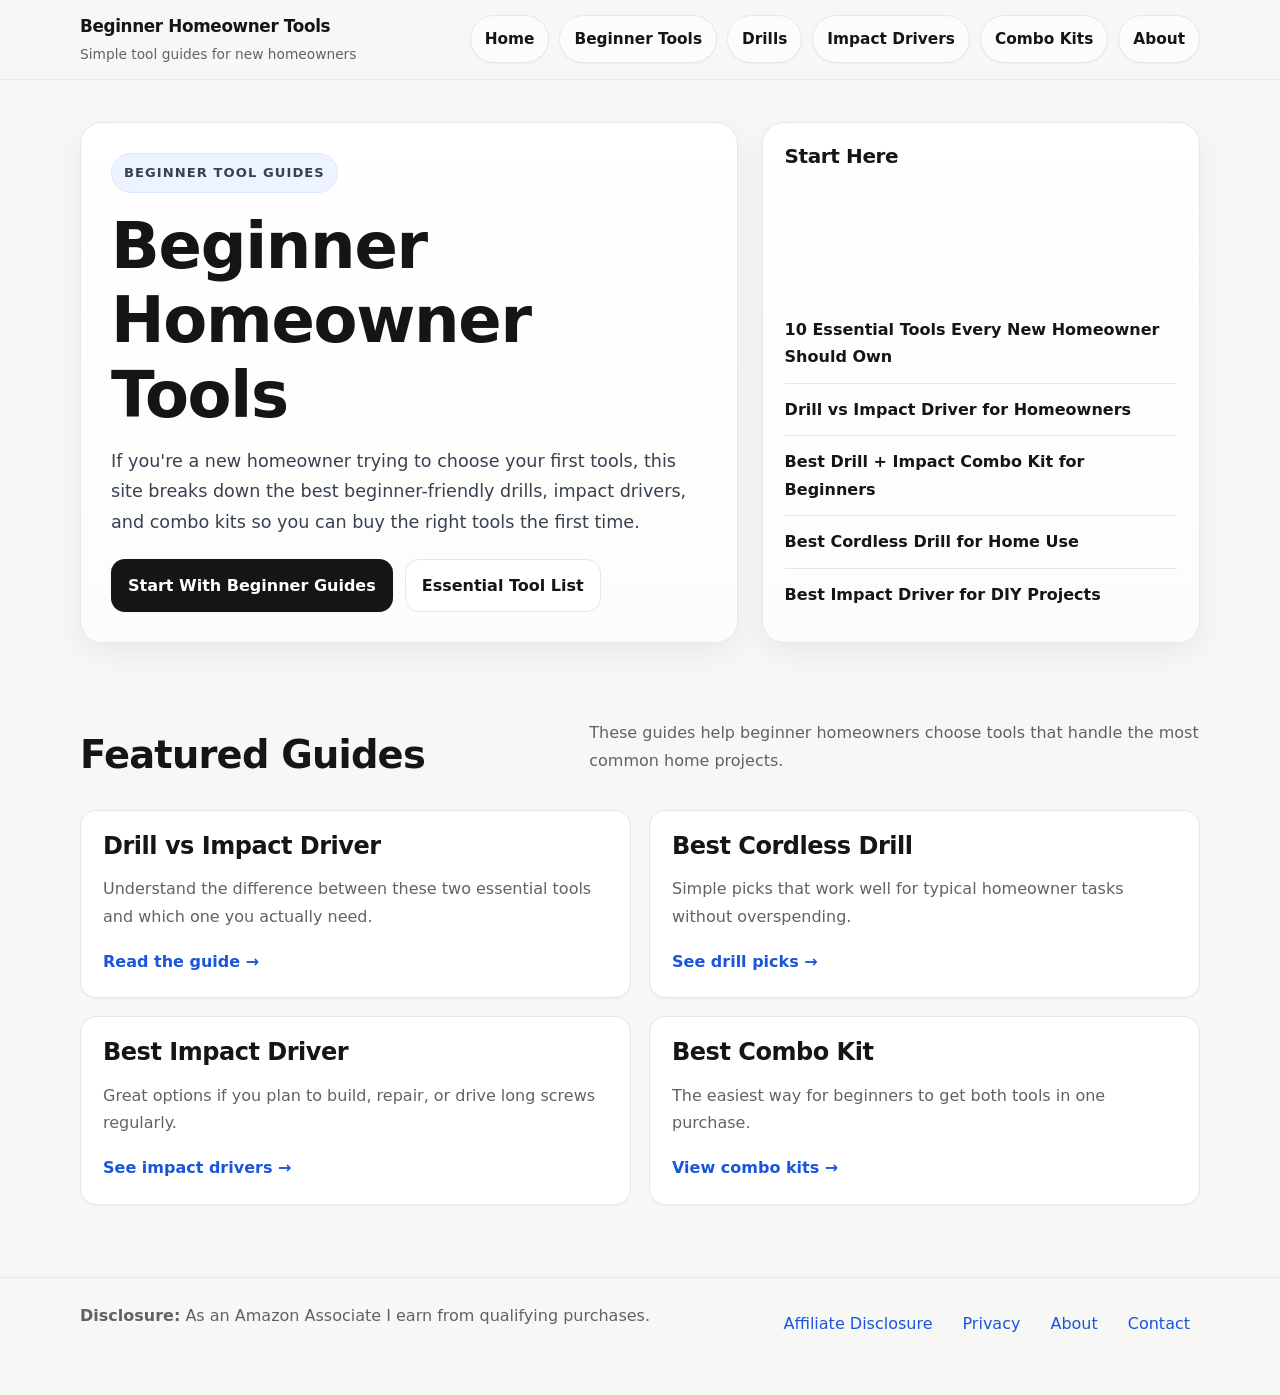
<file: index.html>
<!doctype html>
<html lang="en">

<head>
<meta charset="utf-8">
<meta name="viewport" content="width=device-width,initial-scale=1">

<title>Beginner Homeowner Tools</title>

<meta name="description" content="Beginner-friendly guides to help new homeowners choose the right tools without wasting money.">

<link rel="stylesheet" href="/styles.css">

</head>

<body>

<div class="progress-bar" data-progress-bar></div>

<header class="site-header">
<div class="container site-header-inner">

<div class="brand">
<a href="/">Beginner Homeowner Tools</a>
<span class="brand-subtitle">Simple tool guides for new homeowners</span>
</div>

<button class="nav-toggle" data-nav-toggle aria-expanded="false">
Menu
</button>

<nav class="site-nav" data-site-nav>
<a href="/">Home</a>
<a href="/beginner-tools.html">Beginner Tools</a>
<a href="/drills.html">Drills</a>
<a href="/impact-drivers.html">Impact Drivers</a>
<a href="/combo-kits.html">Combo Kits</a>
<a href="/about.html">About</a>
</nav>

</div>
</header>

<main>

<section class="hero">
<div class="container hero-grid">

<div class="hero-main">

<div class="eyebrow">
Beginner Tool Guides
</div>

<h1>Beginner Homeowner Tools</h1>

<p class="hero-subtext">
If you're a new homeowner trying to choose your first tools, this site breaks down the best beginner-friendly drills, impact drivers, and combo kits so you can buy the right tools the first time.
</p>

<div class="hero-actions">
<a class="button" href="/beginner-tools.html">Start With Beginner Guides</a>
<a class="button-secondary" href="/essential-tools-new-homeowners.html">Essential Tool List</a>
</div>

</div>

<div class="hero-side">

<h2>Start Here</h2>

<ul class="mini-list">

<li>
<a href="/essential-tools-new-homeowners.html">
10 Essential Tools Every New Homeowner Should Own
</a>
</li>

<li>
<a href="/drill-vs-impact-driver.html">
Drill vs Impact Driver for Homeowners
</a>
</li>

<li>
<a href="/best-drill-impact-combo-kit-beginners.html">
Best Drill + Impact Combo Kit for Beginners
</a>
</li>

<li>
<a href="/best-cordless-drill-home-use.html">
Best Cordless Drill for Home Use
</a>
</li>

<li>
<a href="/best-impact-driver-diy-projects.html">
Best Impact Driver for DIY Projects
</a>
</li>

</ul>

</div>

</div>
</section>

<section class="page-section">
<div class="container">

<div class="section-header">
<h2>Featured Guides</h2>
<p class="muted">
These guides help beginner homeowners choose tools that handle the most common home projects.
</p>
</div>

<div class="card-grid">

<div class="card">
<h3>Drill vs Impact Driver</h3>
<p>
Understand the difference between these two essential tools and which one you actually need.
</p>
<a class="card-link" href="/drill-vs-impact-driver.html">
Read the guide →
</a>
</div>

<div class="card">
<h3>Best Cordless Drill</h3>
<p>
Simple picks that work well for typical homeowner tasks without overspending.
</p>
<a class="card-link" href="/best-cordless-drill-home-use.html">
See drill picks →
</a>
</div>

<div class="card">
<h3>Best Impact Driver</h3>
<p>
Great options if you plan to build, repair, or drive long screws regularly.
</p>
<a class="card-link" href="/best-impact-driver-diy-projects.html">
See impact drivers →
</a>
</div>

<div class="card">
<h3>Best Combo Kit</h3>
<p>
The easiest way for beginners to get both tools in one purchase.
</p>
<a class="card-link" href="/best-drill-impact-combo-kit-beginners.html">
View combo kits →
</a>
</div>

</div>

</div>
</section>

</main>

<footer class="site-footer">

<div class="container site-footer-grid">

<div>

<strong>Disclosure:</strong>  
As an Amazon Associate I earn from qualifying purchases.

</div>

<div class="footer-links">

<a href="/affiliate-disclosure.html">Affiliate Disclosure</a>

<a href="/privacy.html">Privacy</a>

<a href="/about.html">About</a>

<a href="/contact.html">Contact</a>

</div>

</div>

</footer>

<button class="back-to-top" data-back-to-top>
↑
</button>

<script src="/script.js"></script>

</body>
</html>
</file>
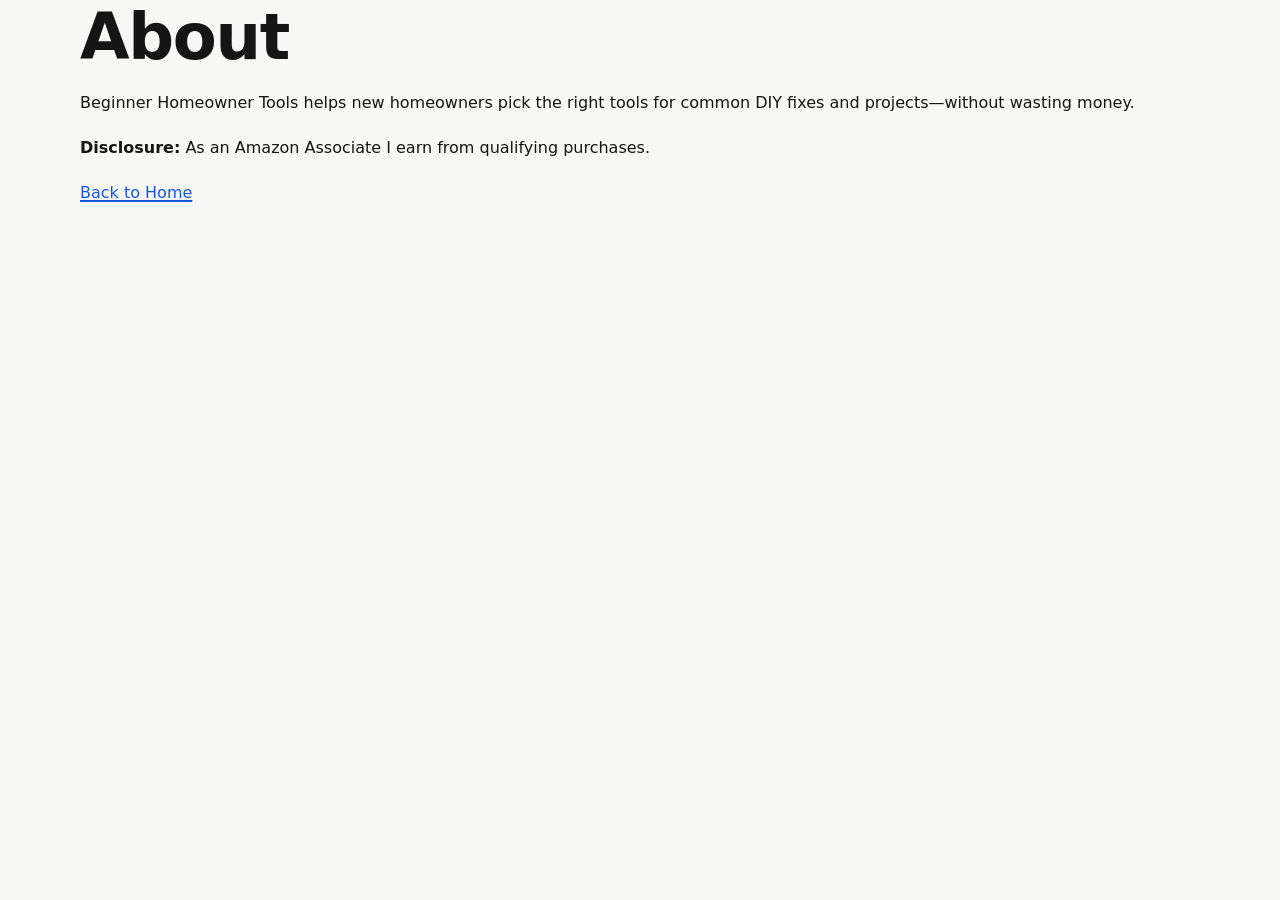
<file: about.html>
<!doctype html>
<html lang="en">
<head><link rel="stylesheet" href="/styles.css">
<meta charset="utf-8" /><meta name="viewport" content="width=device-width,initial-scale=1" />
<title>About</title></head>
<body>
  <div class="container">
  <h1>About</h1>
  <p>Beginner Homeowner Tools helps new homeowners pick the right tools for common DIY fixes and projects—without wasting money.</p>
  <p><strong>Disclosure:</strong> As an Amazon Associate I earn from qualifying purchases.</p>
  <p><a href="/">Back to Home</a></p>
  </div>
</body>

</html>
</file>
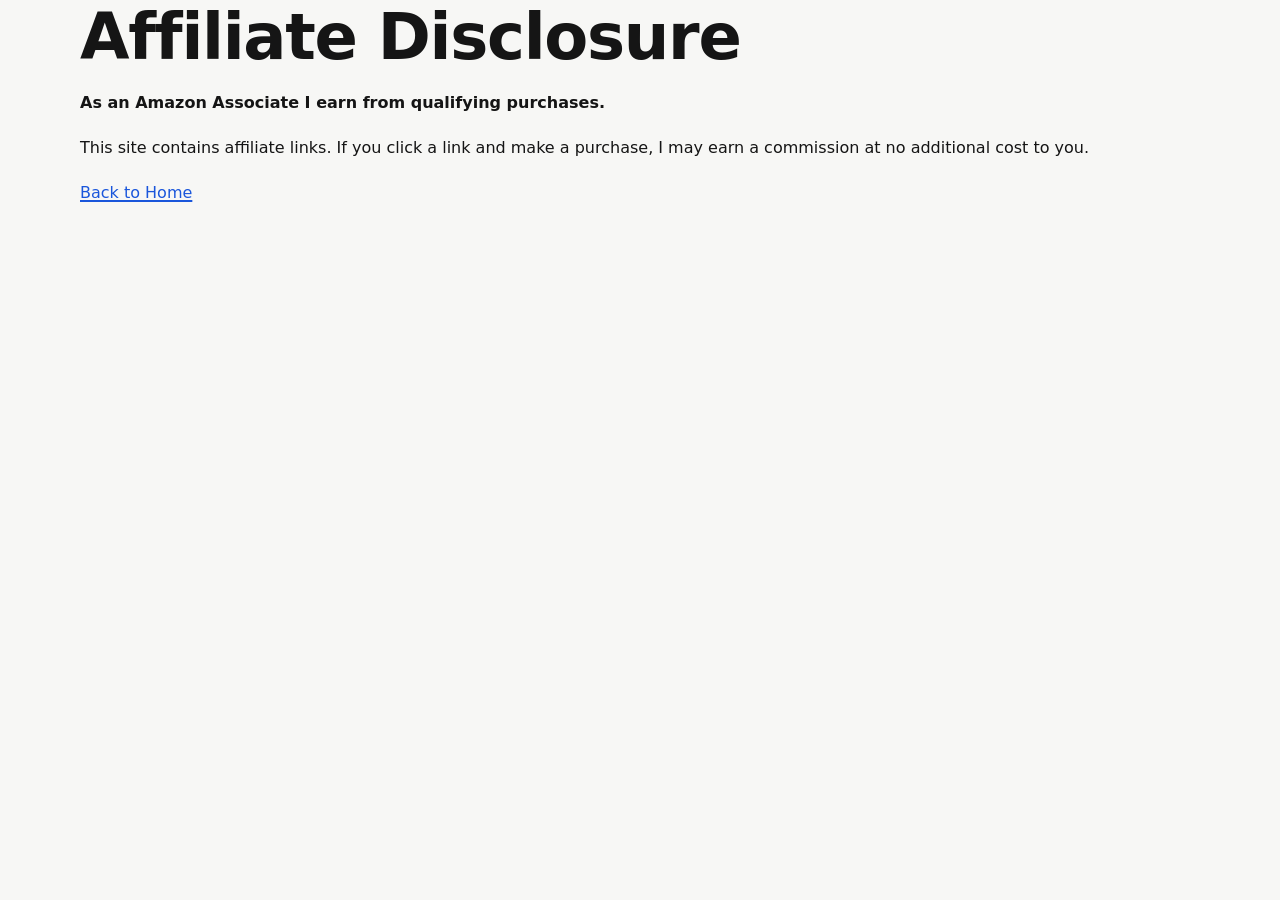
<file: affiliate-disclosure.html>
<!doctype html>
<html lang="en">
<head>
  <link rel="stylesheet" href="/styles.css">
  <meta charset="utf-8" />
  <meta name="viewport" content="width=device-width,initial-scale=1" />
  <title>Affiliate Disclosure</title>
</head>
<body>
  <div class="container">
  <h1>Affiliate Disclosure</h1>
  <p><strong>As an Amazon Associate I earn from qualifying purchases.</strong></p>
  <p>This site contains affiliate links. If you click a link and make a purchase, I may earn a commission at no additional cost to you.</p>
  <p><a href="/">Back to Home</a></p>
  </div>
</body>

</html>
</file>
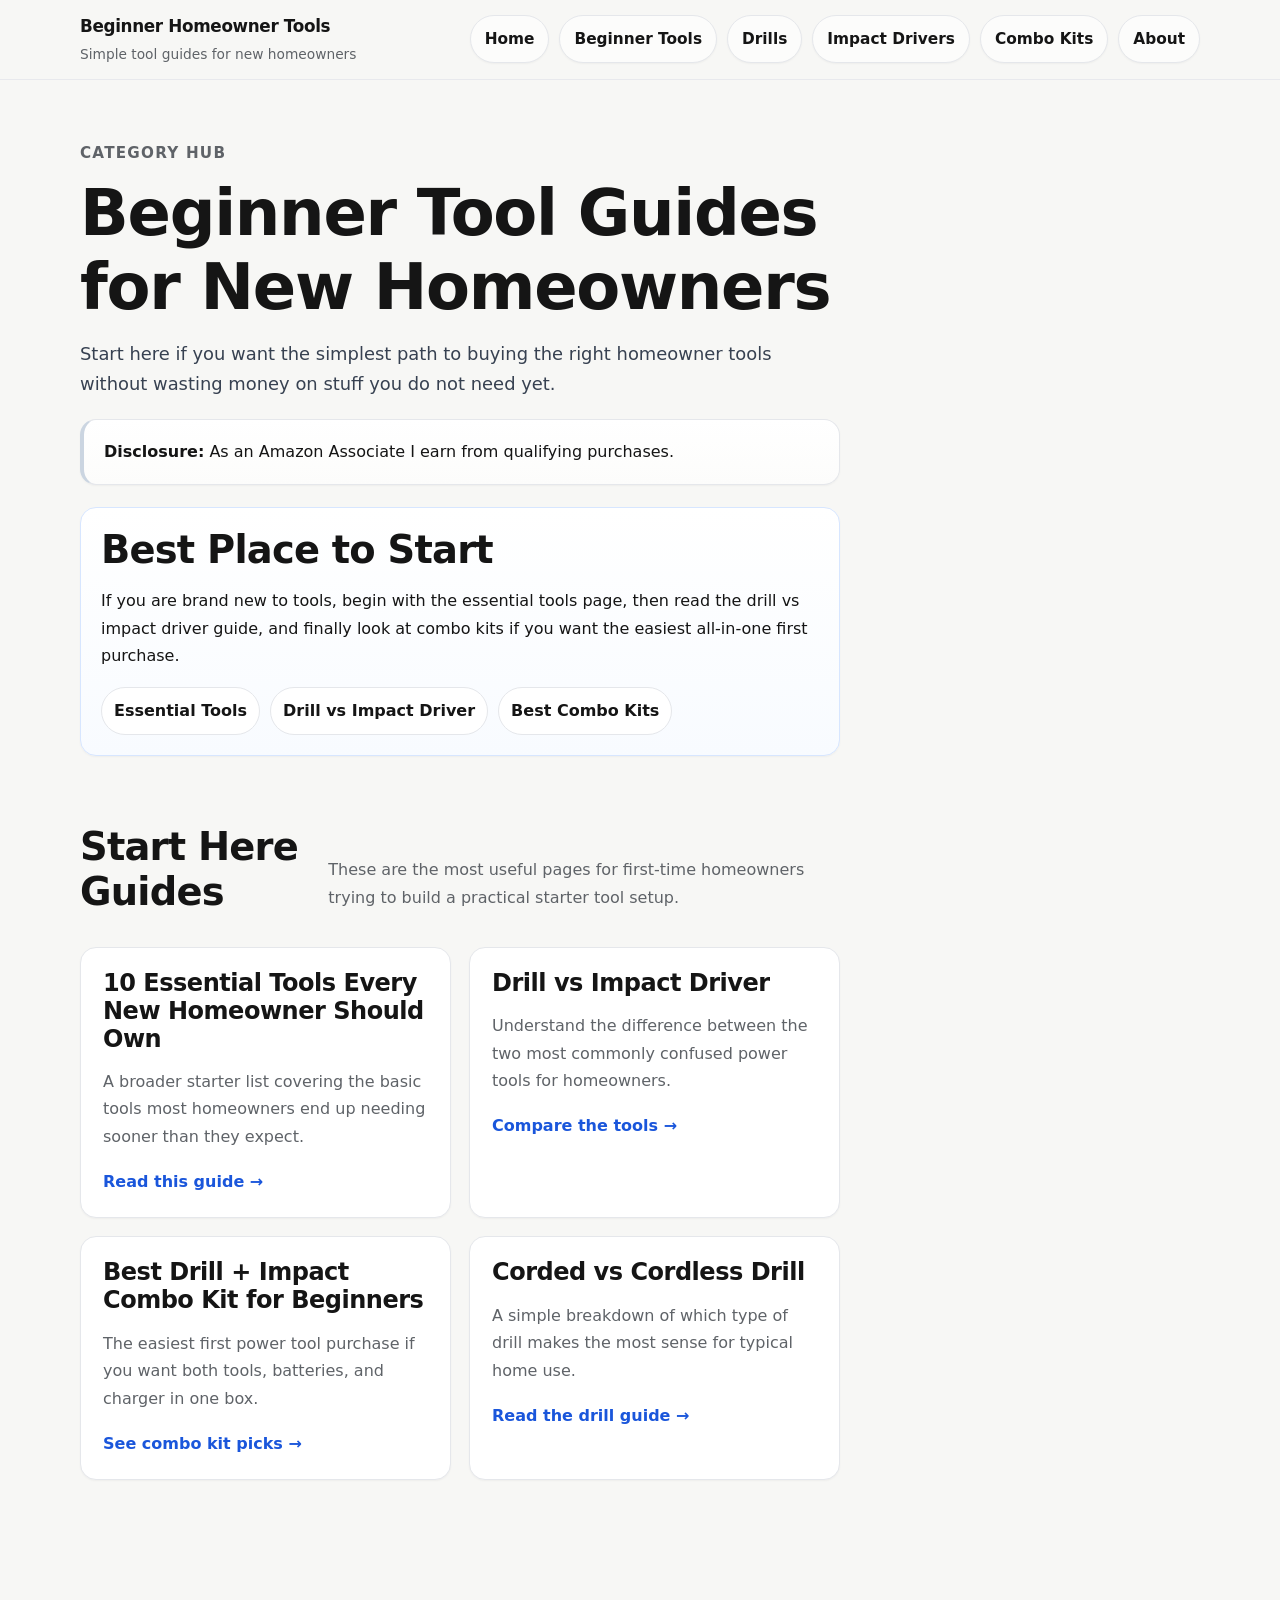
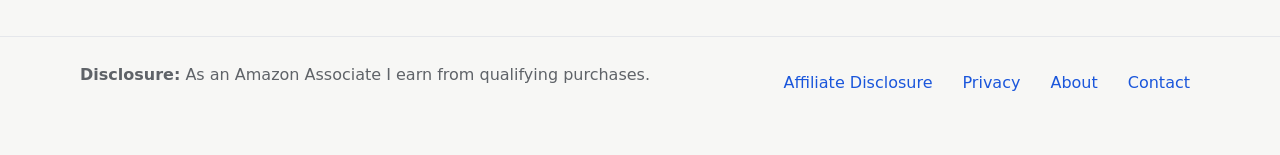
<file: beginner-tools.html>
<!doctype html>
<html lang="en">

<head>
<meta charset="utf-8">
<meta name="viewport" content="width=device-width,initial-scale=1">

<title>Beginner Tool Guides for New Homeowners</title>
<meta name="description" content="Simple beginner tool guides for new homeowners: what to buy first, what to skip, and how to choose the right tools.">

<link rel="stylesheet" href="/styles.css">
</head>

<body>

<div class="progress-bar" data-progress-bar></div>

<header class="site-header">
  <div class="container site-header-inner">

    <div class="brand">
      <a href="/">Beginner Homeowner Tools</a>
      <span class="brand-subtitle">Simple tool guides for new homeowners</span>
    </div>

    <button class="nav-toggle" data-nav-toggle aria-expanded="false">
      Menu
    </button>

    <nav class="site-nav" data-site-nav>
      <a href="/">Home</a>
      <a href="/beginner-tools.html">Beginner Tools</a>
      <a href="/drills.html">Drills</a>
      <a href="/impact-drivers.html">Impact Drivers</a>
      <a href="/combo-kits.html">Combo Kits</a>
      <a href="/about.html">About</a>
    </nav>

  </div>
</header>

<main class="page-section">
  <div class="container">

    <section class="article-shell">
      <div class="content-wrap">

        <p class="kicker">Category Hub</p>

        <div class="article-header">
          <h1>Beginner Tool Guides for New Homeowners</h1>
          <p class="lead">
            Start here if you want the simplest path to buying the right homeowner tools without wasting money on stuff you do not need yet.
          </p>
        </div>

        <div class="box disclosure-box">
          <strong>Disclosure:</strong> As an Amazon Associate I earn from qualifying purchases.
        </div>

        <div class="quick-answer">
          <h2>Best Place to Start</h2>
          <p>
            If you are brand new to tools, begin with the essential tools page, then read the drill vs impact driver guide, and finally look at combo kits if you want the easiest all-in-one first purchase.
          </p>
          <div class="inline-links">
            <a href="/essential-tools-new-homeowners.html">Essential Tools</a>
            <a href="/drill-vs-impact-driver.html">Drill vs Impact Driver</a>
            <a href="/best-drill-impact-combo-kit-beginners.html">Best Combo Kits</a>
          </div>
        </div>

        <section class="page-section">
          <div class="section-header">
            <h2>Start Here Guides</h2>
            <p class="muted">
              These are the most useful pages for first-time homeowners trying to build a practical starter tool setup.
            </p>
          </div>

          <div class="card-grid">

            <div class="card">
              <h3>10 Essential Tools Every New Homeowner Should Own</h3>
              <p>
                A broader starter list covering the basic tools most homeowners end up needing sooner than they expect.
              </p>
              <a class="card-link" href="/essential-tools-new-homeowners.html">Read this guide →</a>
            </div>

            <div class="card">
              <h3>Drill vs Impact Driver</h3>
              <p>
                Understand the difference between the two most commonly confused power tools for homeowners.
              </p>
              <a class="card-link" href="/drill-vs-impact-driver.html">Compare the tools →</a>
            </div>

            <div class="card">
              <h3>Best Drill + Impact Combo Kit for Beginners</h3>
              <p>
                The easiest first power tool purchase if you want both tools, batteries, and charger in one box.
              </p>
              <a class="card-link" href="/best-drill-impact-combo-kit-beginners.html">See combo kit picks →</a>
            </div>

            <div class="card">
              <h3>Corded vs Cordless Drill</h3>
              <p>
                A simple breakdown of which type of drill makes the most sense for typical home use.
              </p>
              <a class="card-link" href="/corded-vs-cordless-drill.html">Read the drill guide →</a>
            </div>

          </div>
        </section>

      </div>
    </section>

  </div>
</main>

<footer class="site-footer">
  <div class="container site-footer-grid">

    <div>
      <strong>Disclosure:</strong> As an Amazon Associate I earn from qualifying purchases.
    </div>

    <div class="footer-links">
      <a href="/affiliate-disclosure.html">Affiliate Disclosure</a>
      <a href="/privacy.html">Privacy</a>
      <a href="/about.html">About</a>
      <a href="/contact.html">Contact</a>
    </div>

  </div>
</footer>

<button class="back-to-top" data-back-to-top>
  ↑
</button>

<script src="/script.js"></script>

</body>
</html>
</file>
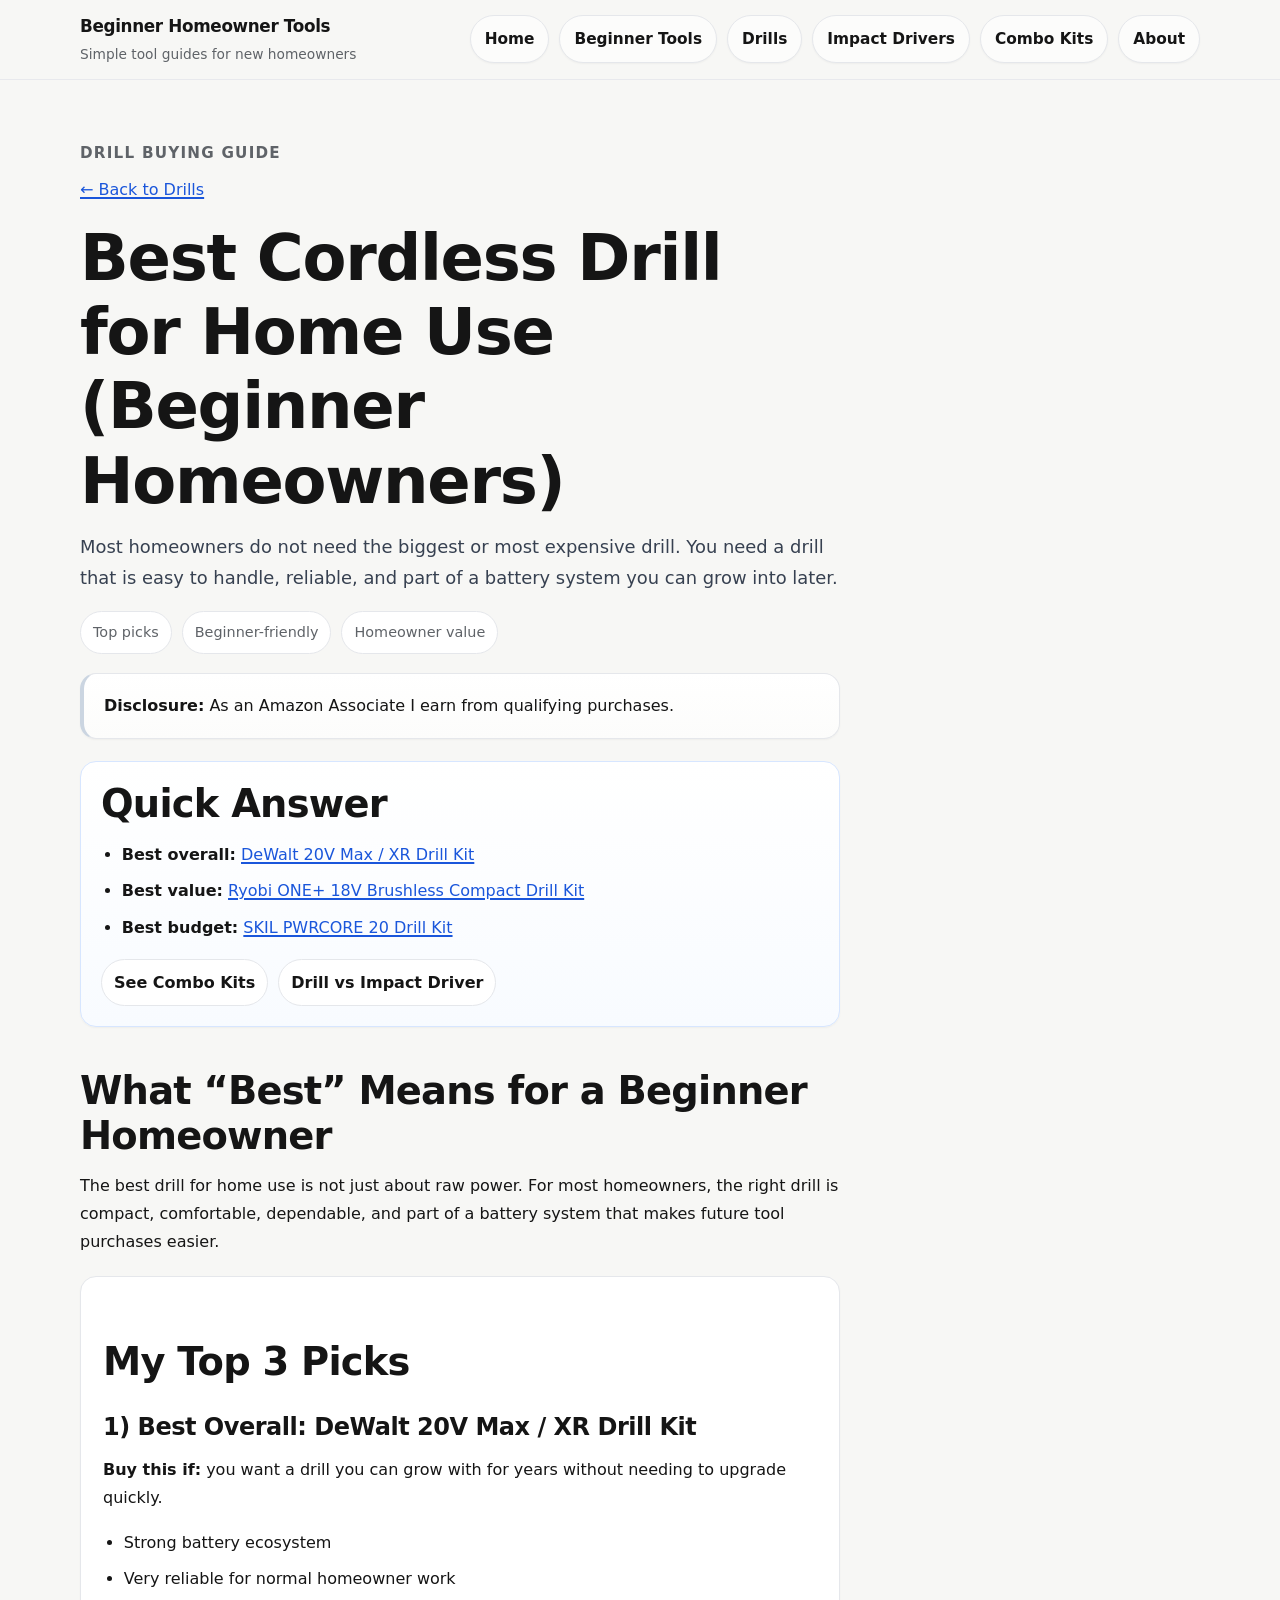
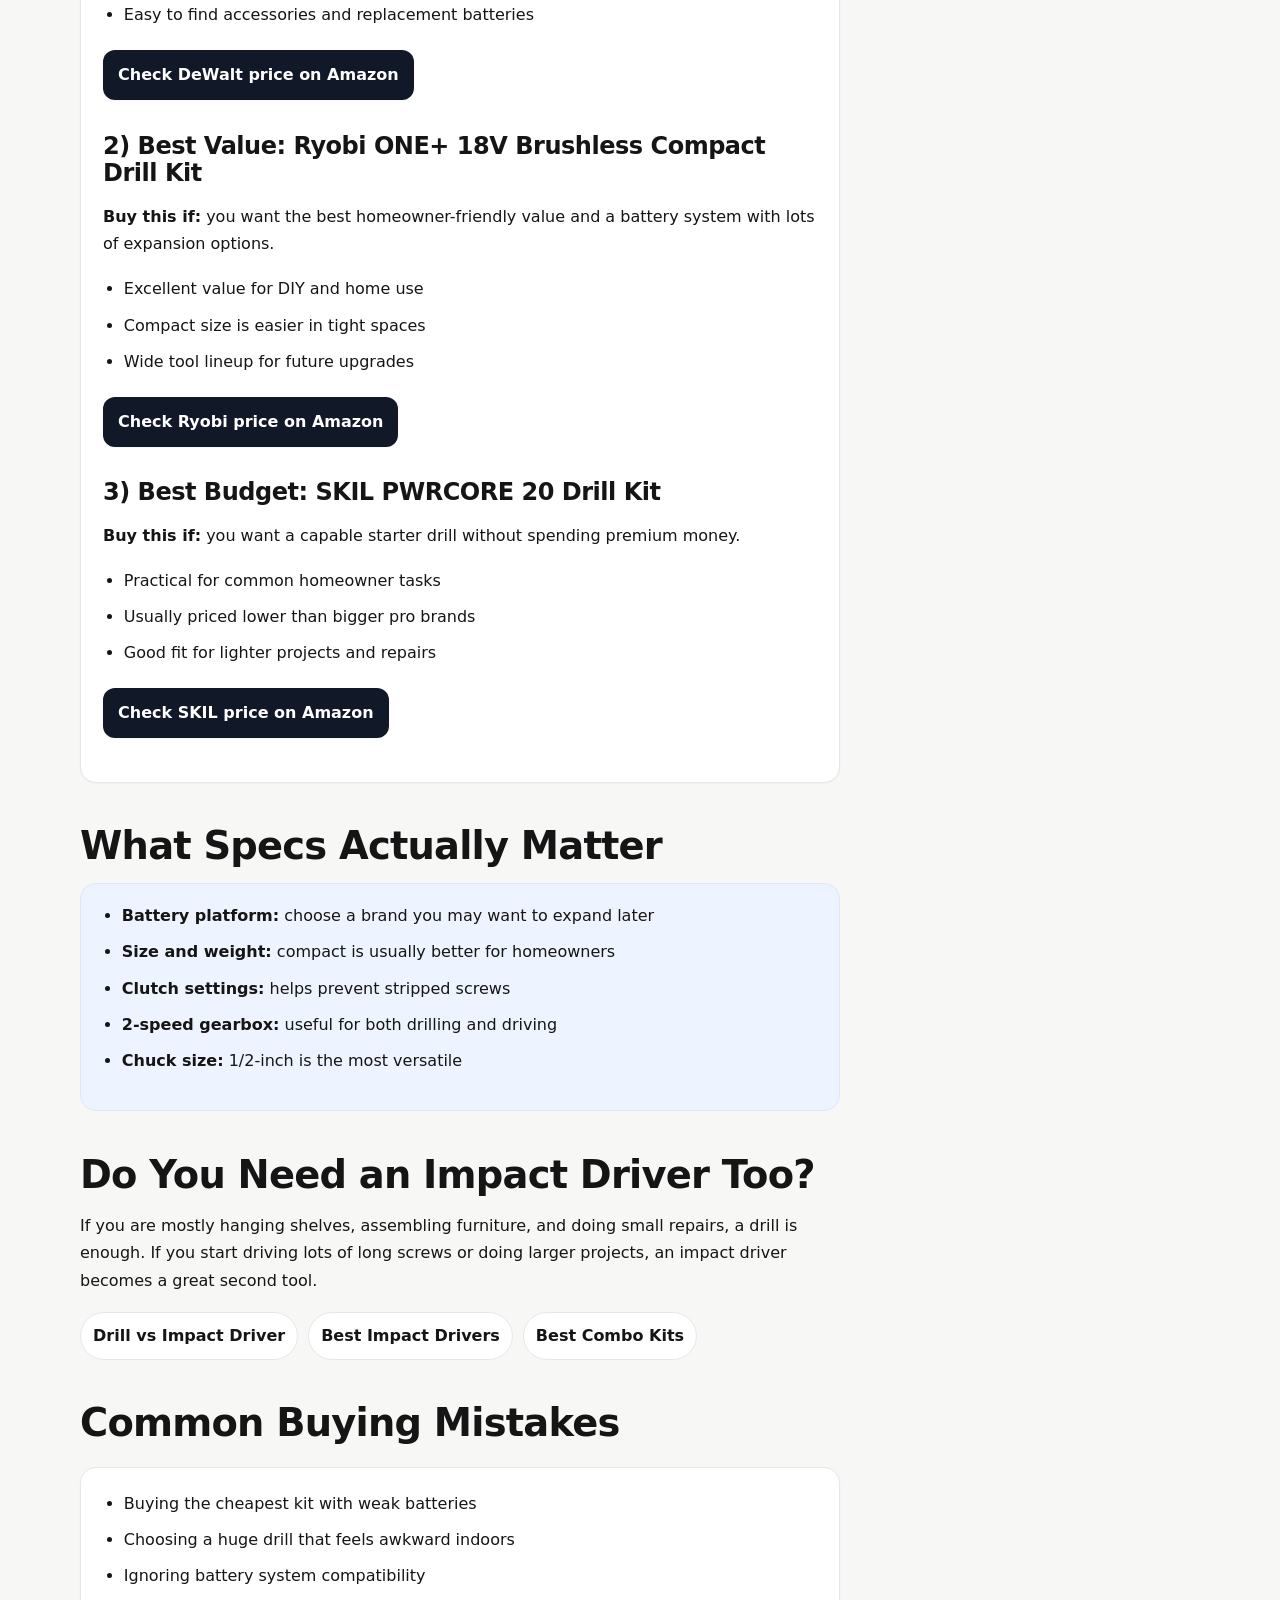
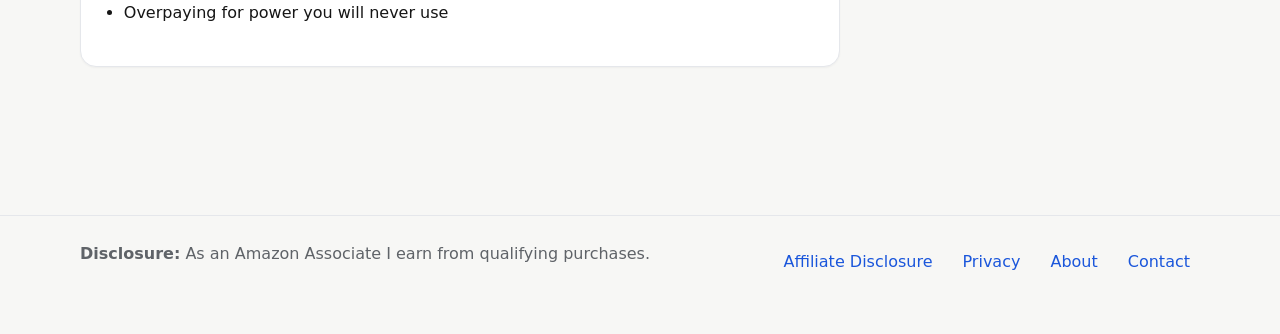
<file: best-cordless-drill-home-use.html>
<!doctype html>
<html lang="en">

<head>
<meta charset="utf-8">
<meta name="viewport" content="width=device-width,initial-scale=1">

<title>Best Cordless Drill for Home Use (Beginner Homeowners)</title>
<meta name="description" content="The best cordless drill for beginner homeowners: simple top picks, what specs actually matter, and what to avoid.">

<link rel="stylesheet" href="/styles.css">
</head>

<body>

<div class="progress-bar" data-progress-bar></div>

<header class="site-header">
  <div class="container site-header-inner">

    <div class="brand">
      <a href="/">Beginner Homeowner Tools</a>
      <span class="brand-subtitle">Simple tool guides for new homeowners</span>
    </div>

    <button class="nav-toggle" data-nav-toggle aria-expanded="false">
      Menu
    </button>

    <nav class="site-nav" data-site-nav>
      <a href="/">Home</a>
      <a href="/beginner-tools.html">Beginner Tools</a>
      <a href="/drills.html">Drills</a>
      <a href="/impact-drivers.html">Impact Drivers</a>
      <a href="/combo-kits.html">Combo Kits</a>
      <a href="/about.html">About</a>
    </nav>

  </div>
</header>

<main class="page-section">
  <div class="container">

    <section class="article-shell">
      <div class="content-wrap">

        <p class="kicker">Drill Buying Guide</p>

        <div class="article-header">
          <p><a href="/drills.html">← Back to Drills</a></p>

          <h1>Best Cordless Drill for Home Use (Beginner Homeowners)</h1>

          <p class="lead">
            Most homeowners do not need the biggest or most expensive drill. You need a drill that is easy to handle, reliable, and part of a battery system you can grow into later.
          </p>

          <div class="article-meta">
            <span class="badge">Top picks</span>
            <span class="badge">Beginner-friendly</span>
            <span class="badge">Homeowner value</span>
          </div>
        </div>

        <div class="box disclosure-box">
          <strong>Disclosure:</strong> As an Amazon Associate I earn from qualifying purchases.
        </div>

        <div class="quick-answer">
          <h2>Quick Answer</h2>
          <ul>
            <li><strong>Best overall:</strong> <a href="PASTE_AFFILIATE_LINK_BEST_OVERALL" target="_blank" rel="nofollow sponsored">DeWalt 20V Max / XR Drill Kit</a></li>
            <li><strong>Best value:</strong> <a href="PASTE_AFFILIATE_LINK_BEST_VALUE" target="_blank" rel="nofollow sponsored">Ryobi ONE+ 18V Brushless Compact Drill Kit</a></li>
            <li><strong>Best budget:</strong> <a href="PASTE_AFFILIATE_LINK_BEST_BUDGET" target="_blank" rel="nofollow sponsored">SKIL PWRCORE 20 Drill Kit</a></li>
          </ul>

          <div class="inline-links">
            <a href="/best-drill-impact-combo-kit-beginners.html">See Combo Kits</a>
            <a href="/drill-vs-impact-driver.html">Drill vs Impact Driver</a>
          </div>
        </div>

        <h2>What “Best” Means for a Beginner Homeowner</h2>
        <p>
          The best drill for home use is not just about raw power. For most homeowners, the right drill is compact, comfortable, dependable, and part of a battery system that makes future tool purchases easier.
        </p>

        <div class="article-card">
          <h2>My Top 3 Picks</h2>

          <h3>1) Best Overall: DeWalt 20V Max / XR Drill Kit</h3>
          <p>
            <strong>Buy this if:</strong> you want a drill you can grow with for years without needing to upgrade quickly.
          </p>
          <ul>
            <li>Strong battery ecosystem</li>
            <li>Very reliable for normal homeowner work</li>
            <li>Easy to find accessories and replacement batteries</li>
          </ul>
          <p>
            <a class="button-link" href="https://www.amazon.com/DEWALT-Cordless-POWERPACK-Batteries-DCK250QQ2/dp/B0FKKKVN7M?crid=3D6U60XPSW9R8&dib=eyJ2IjoiMSJ9.[base64].Tbx5WnFgjg5p2D1tl2mZ-CToNvAOF-XmGhz1qceWOf4&dib_tag=se&keywords=DeWalt+20V+Max+XR+drill+kit&qid=1770317543&sprefix=dewalt+20v+max+xr+drill+kit%2Caps%2C440&sr=8-2-spons&sp_csd=d2lkZ2V0TmFtZT1zcF9hdGY&psc=1&linkCode=ll2&tag=biblesauto30-20&linkId=7c224feb6c38bc937c2194b9d555a4fd&language=en_US&ref_=as_li_ss_tl" target="_blank" rel="nofollow sponsored">Check DeWalt price on Amazon</a>
          </p>

          <h3>2) Best Value: Ryobi ONE+ 18V Brushless Compact Drill Kit</h3>
          <p>
            <strong>Buy this if:</strong> you want the best homeowner-friendly value and a battery system with lots of expansion options.
          </p>
          <ul>
            <li>Excellent value for DIY and home use</li>
            <li>Compact size is easier in tight spaces</li>
            <li>Wide tool lineup for future upgrades</li>
          </ul>
          <p>
            <a class="button-link" href="https://www.amazon.com/Brushless-Cordless-Compact-Batteries-Charger/dp/B08NLW6DJL?crid=3IH5R1WM8Z7ZK&dib=eyJ2IjoiMSJ9.[base64].XMqZAuxU6DqynQTAQmhxQnaKG-hcRRoTdR5F0GaXDYw&dib_tag=se&keywords=Ryobi+ONE%2B+18V+brushless+compact+drill+kit&qid=1770317669&sprefix=ryobi+one%2B+18v+brushless+compact+drill+kit%2Caps%2C542&sr=8-2&linkCode=ll2&tag=biblesauto30-20&linkId=2c9b0dd314784bef0e3bdee3a889579d&language=en_US&ref_=as_li_ss_tl" target="_blank" rel="nofollow sponsored">Check Ryobi price on Amazon</a>
          </p>

          <h3>3) Best Budget: SKIL PWRCORE 20 Drill Kit</h3>
          <p>
            <strong>Buy this if:</strong> you want a capable starter drill without spending premium money.
          </p>
          <ul>
            <li>Practical for common homeowner tasks</li>
            <li>Usually priced lower than bigger pro brands</li>
            <li>Good fit for lighter projects and repairs</li>
          </ul>
          <p>
            <a class="button-link" href="https://www.amazon.com/Brushless-Compact-Varible-Speed-Ratcheting-Worklight/dp/B0B95X29B8?crid=1J9EMYKUBLGHE&dib=eyJ2IjoiMSJ9.[base64].0_gIRq9Z28cGowkBkOeGlScBWC1et_U6YW_M-Td3aBk&dib_tag=se&keywords=SKIL%2BPWRCORE%2B20%2Bdrill%2Bkit&qid=1770317804&sprefix=skil%2Bpwrcore%2B20%2Bdrill%2Bkit%2Caps%2C739&sr=8-58&th=1&linkCode=ll2&tag=biblesauto30-20&linkId=f20b3404af1ed4646d8e06ce4b9d358d&language=en_US&ref_=as_li_ss_tl" target="_blank" rel="nofollow sponsored">Check SKIL price on Amazon</a>
          </p>
        </div>

        <h2>What Specs Actually Matter</h2>
        <div class="callout">
          <ul>
            <li><strong>Battery platform:</strong> choose a brand you may want to expand later</li>
            <li><strong>Size and weight:</strong> compact is usually better for homeowners</li>
            <li><strong>Clutch settings:</strong> helps prevent stripped screws</li>
            <li><strong>2-speed gearbox:</strong> useful for both drilling and driving</li>
            <li><strong>Chuck size:</strong> 1/2-inch is the most versatile</li>
          </ul>
        </div>

        <h2>Do You Need an Impact Driver Too?</h2>
        <p>
          If you are mostly hanging shelves, assembling furniture, and doing small repairs, a drill is enough. If you start driving lots of long screws or doing larger projects, an impact driver becomes a great second tool.
        </p>

        <div class="inline-links">
          <a href="/drill-vs-impact-driver.html">Drill vs Impact Driver</a>
          <a href="/best-impact-driver-diy-projects.html">Best Impact Drivers</a>
          <a href="/best-drill-impact-combo-kit-beginners.html">Best Combo Kits</a>
        </div>

        <h2>Common Buying Mistakes</h2>
        <div class="article-card">
          <ul>
            <li>Buying the cheapest kit with weak batteries</li>
            <li>Choosing a huge drill that feels awkward indoors</li>
            <li>Ignoring battery system compatibility</li>
            <li>Overpaying for power you will never use</li>
          </ul>
        </div>

      </div>
    </section>

  </div>
</main>

<footer class="site-footer">
  <div class="container site-footer-grid">

    <div>
      <strong>Disclosure:</strong> As an Amazon Associate I earn from qualifying purchases.
    </div>

    <div class="footer-links">
      <a href="/affiliate-disclosure.html">Affiliate Disclosure</a>
      <a href="/privacy.html">Privacy</a>
      <a href="/about.html">About</a>
      <a href="/contact.html">Contact</a>
    </div>

  </div>
</footer>

<button class="back-to-top" data-back-to-top>
  ↑
</button>

<script src="/script.js"></script>

</body>
</html>
</file>
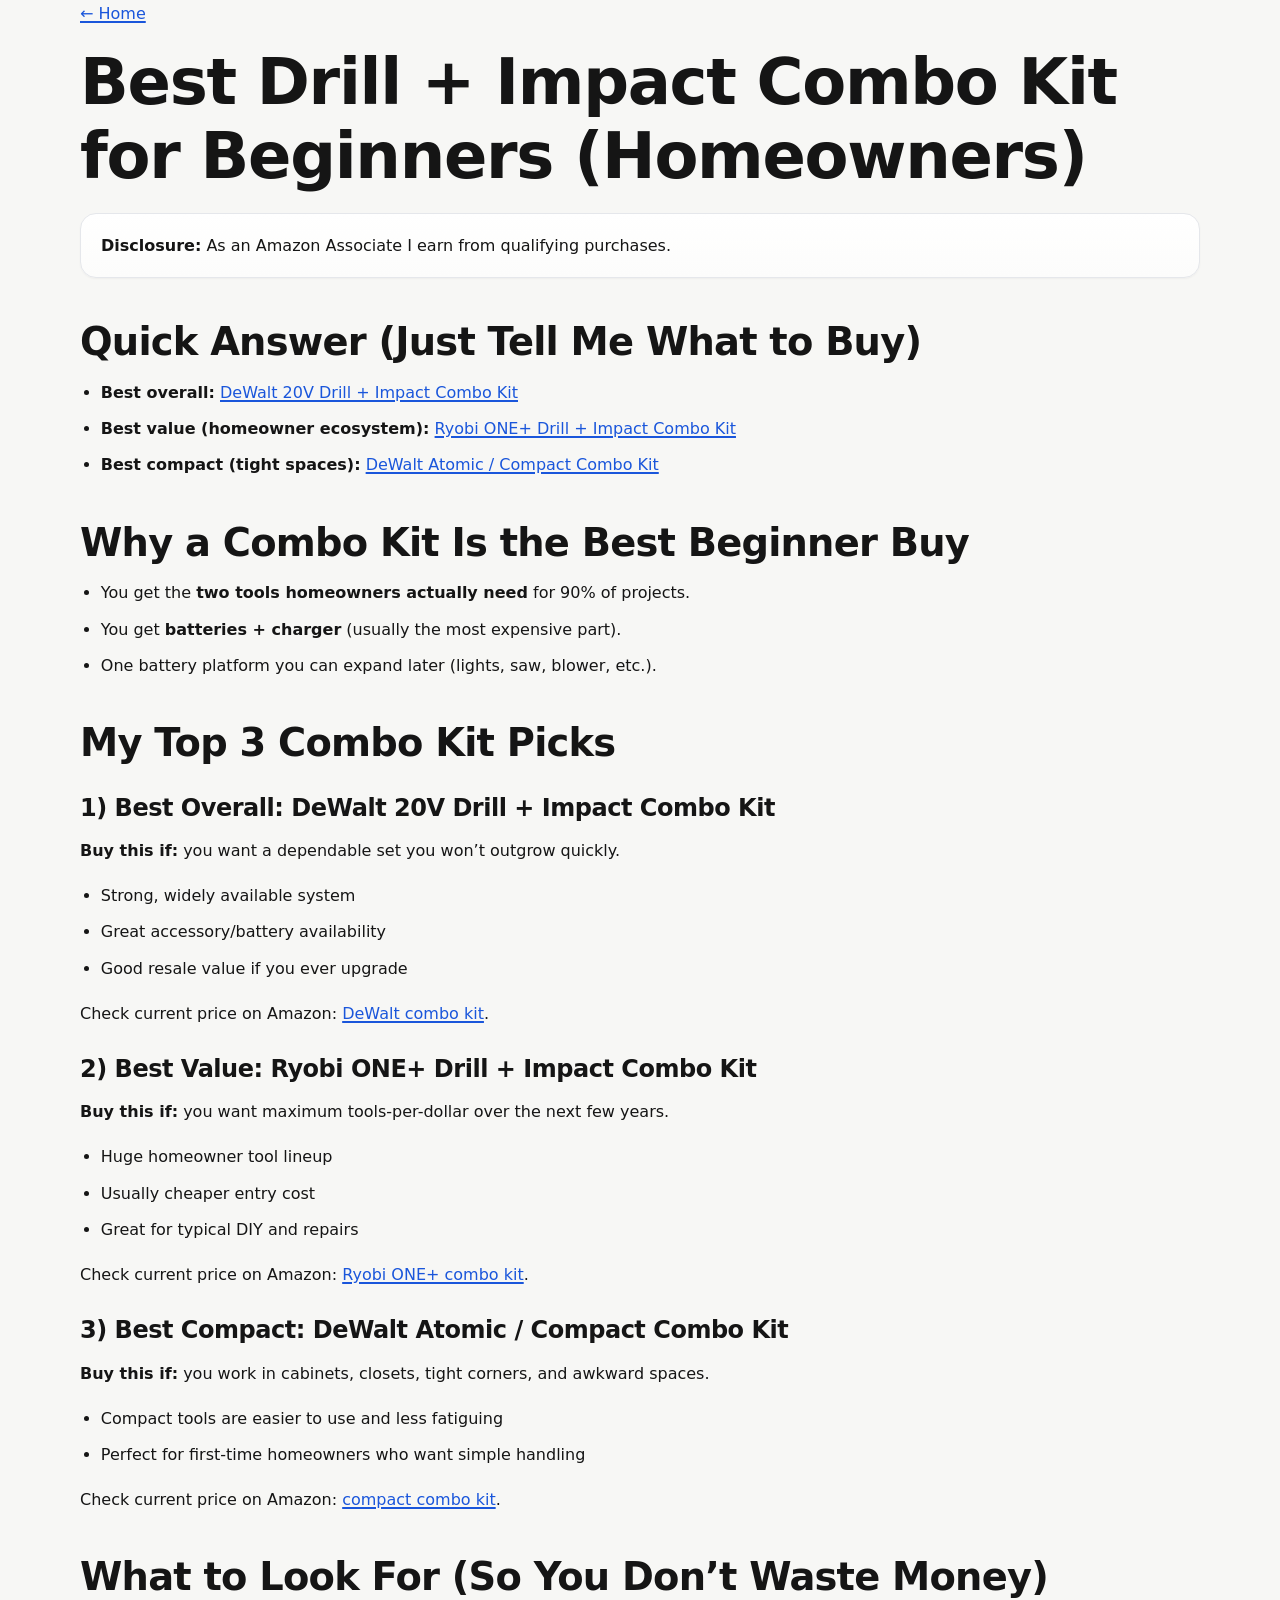
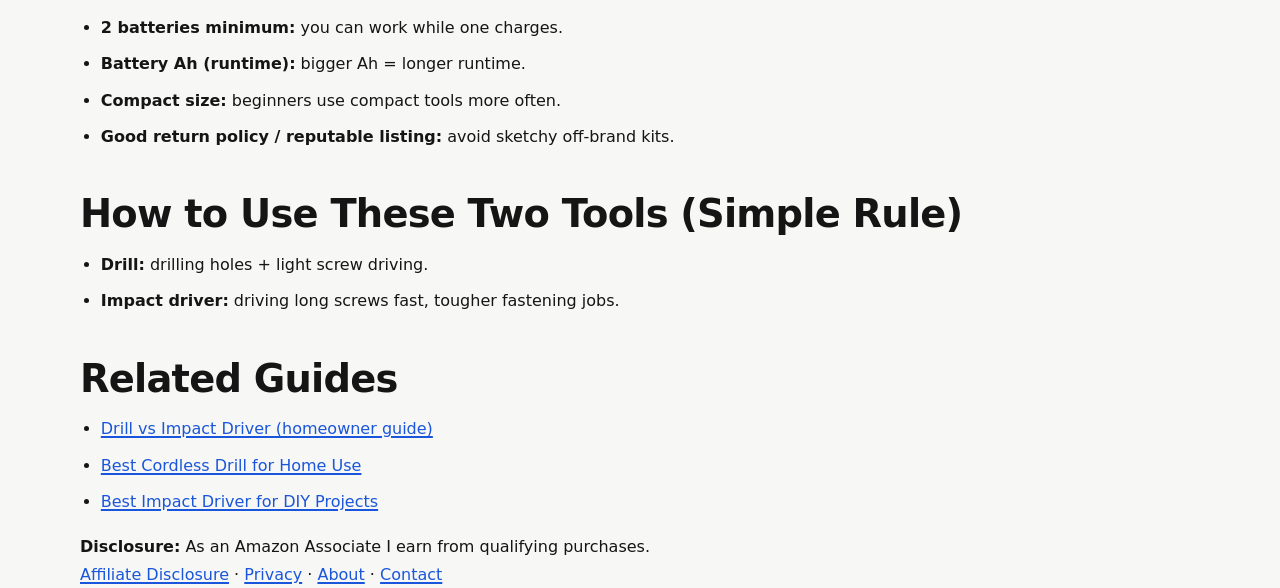
<file: best-drill-impact-combo-kit-beginners.html>
<!doctype html>
<html lang="en">
<head>
  <meta charset="utf-8" />
  <meta name="viewport" content="width=device-width,initial-scale=1" />
  <title>Best Drill + Impact Combo Kit for Beginners (Homeowners)</title>
  <meta name="description" content="Best drill + impact combo kit for beginner homeowners: 3 simple picks (overall, value, compact) plus what to look for and what to avoid." />
  <link rel="stylesheet" href="/styles.css">
</head>
<body>
  <div class="container">
    <p><a href="/">← Home</a></p>

    <h1>Best Drill + Impact Combo Kit for Beginners (Homeowners)</h1>

    <div class="box"><strong>Disclosure:</strong> As an Amazon Associate I earn from qualifying purchases.</div>

    <h2>Quick Answer (Just Tell Me What to Buy)</h2>
    <ul>
      <li><strong>Best overall:</strong> <a href="https://www.amazon.com/DEWALT-Cordless-POWERPACK-Batteries-DCK250QQ2/dp/B0FKKKVN7M?crid=2TD36P4HRPE9C&dib=eyJ2IjoiMSJ9.[base64].SR5ivheTcN716eyJ909217oaIXr7Vhge_iXADrhoGI8&dib_tag=se&keywords=DeWalt+20V+drill+impact+combo+kit&qid=1770324418&s=hi&sprefix=dewalt+20v+drill+impact+combo+kit%2Ctools%2C152&sr=1-4&linkCode=ll2&tag=biblesauto30-20&linkId=4ff3f1fc3d97ce6cb7a6c9abe67d9c6f&language=en_US&ref_=as_li_ss_tl" target="_blank" rel="nofollow sponsored">DeWalt 20V Drill + Impact Combo Kit</a></li>
      <li><strong>Best value (homeowner ecosystem):</strong> <a href="https://www.amazon.com/Cordless-2-Tool-Batteries-Charger-PCL1200K2/dp/B0B1GKVJR6?crid=30CKUR3CGXFWK&dib=eyJ2IjoiMSJ9.[base64].O0t-CUV7wg99i3w0sVEUh3SBU4g6d9hKXp2TxTjMM9U&dib_tag=se&keywords=Ryobi+ONE%2B+drill+impact+combo+kit&qid=1770324497&s=hi&sprefix=ryobi+one%2B+drill+impact+combo+kit%2Ctools%2C463&sr=1-1&linkCode=ll2&tag=biblesauto30-20&linkId=01d9e0da601acce458774d6b70028134&language=en_US&ref_=as_li_ss_tl" target="_blank" rel="nofollow sponsored">Ryobi ONE+ Drill + Impact Combo Kit</a></li>
      <li><strong>Best compact (tight spaces):</strong> <a href="https://www.amazon.com/DEWALT-DCK240C2-Lithium-Driver-Impact/dp/B00IJ0ALYS?crid=1WTRYN8259IGF&dib=eyJ2IjoiMSJ9.[base64].8yTHEznNNfy6fSqDErgURx2DSJnFRvC5-UnmRLMSUaw&dib_tag=se&keywords=DeWalt+Atomic+drill+impact+compact+combo+kit&qid=1770324604&s=hi&sprefix=dewalt+atomic+drill+impact+compact+combo+kit%2Ctools%2C191&sr=1-1&linkCode=ll2&tag=biblesauto30-20&linkId=f6399d74cbcb7073d4a97a9df6f8d609&language=en_US&ref_=as_li_ss_tl" target="_blank" rel="nofollow sponsored">DeWalt Atomic / Compact Combo Kit</a></li>
    </ul>

    <h2>Why a Combo Kit Is the Best Beginner Buy</h2>
    <ul>
      <li>You get the <strong>two tools homeowners actually need</strong> for 90% of projects.</li>
      <li>You get <strong>batteries + charger</strong> (usually the most expensive part).</li>
      <li>One battery platform you can expand later (lights, saw, blower, etc.).</li>
    </ul>

    <h2>My Top 3 Combo Kit Picks</h2>

    <h3>1) Best Overall: DeWalt 20V Drill + Impact Combo Kit</h3>
    <p><strong>Buy this if:</strong> you want a dependable set you won’t outgrow quickly.</p>
    <ul>
      <li>Strong, widely available system</li>
      <li>Great accessory/battery availability</li>
      <li>Good resale value if you ever upgrade</li>
    </ul>
    <p>Check current price on Amazon: <a href="https://www.amazon.com/DEWALT-Cordless-POWERPACK-Batteries-DCK250QQ2/dp/B0FKKKVN7M?crid=2TD36P4HRPE9C&dib=eyJ2IjoiMSJ9.[base64].SR5ivheTcN716eyJ909217oaIXr7Vhge_iXADrhoGI8&dib_tag=se&keywords=DeWalt+20V+drill+impact+combo+kit&qid=1770324418&s=hi&sprefix=dewalt+20v+drill+impact+combo+kit%2Ctools%2C152&sr=1-4&linkCode=ll2&tag=biblesauto30-20&linkId=4ff3f1fc3d97ce6cb7a6c9abe67d9c6f&language=en_US&ref_=as_li_ss_tl" target="_blank" rel="nofollow sponsored">DeWalt combo kit</a>.</p>

    <h3>2) Best Value: Ryobi ONE+ Drill + Impact Combo Kit</h3>
    <p><strong>Buy this if:</strong> you want maximum tools-per-dollar over the next few years.</p>
    <ul>
      <li>Huge homeowner tool lineup</li>
      <li>Usually cheaper entry cost</li>
      <li>Great for typical DIY and repairs</li>
    </ul>
    <p>Check current price on Amazon: <a href="https://www.amazon.com/Cordless-2-Tool-Batteries-Charger-PCL1200K2/dp/B0B1GKVJR6?crid=30CKUR3CGXFWK&dib=eyJ2IjoiMSJ9.[base64].O0t-CUV7wg99i3w0sVEUh3SBU4g6d9hKXp2TxTjMM9U&dib_tag=se&keywords=Ryobi+ONE%2B+drill+impact+combo+kit&qid=1770324497&s=hi&sprefix=ryobi+one%2B+drill+impact+combo+kit%2Ctools%2C463&sr=1-1&linkCode=ll2&tag=biblesauto30-20&linkId=01d9e0da601acce458774d6b70028134&language=en_US&ref_=as_li_ss_tl" target="_blank" rel="nofollow sponsored">Ryobi ONE+ combo kit</a>.</p>

    <h3>3) Best Compact: DeWalt Atomic / Compact Combo Kit</h3>
    <p><strong>Buy this if:</strong> you work in cabinets, closets, tight corners, and awkward spaces.</p>
    <ul>
      <li>Compact tools are easier to use and less fatiguing</li>
      <li>Perfect for first-time homeowners who want simple handling</li>
    </ul>
    <p>Check current price on Amazon: <a href="https://www.amazon.com/DEWALT-DCK240C2-Lithium-Driver-Impact/dp/B00IJ0ALYS?crid=1WTRYN8259IGF&dib=eyJ2IjoiMSJ9.[base64].8yTHEznNNfy6fSqDErgURx2DSJnFRvC5-UnmRLMSUaw&dib_tag=se&keywords=DeWalt+Atomic+drill+impact+compact+combo+kit&qid=1770324604&s=hi&sprefix=dewalt+atomic+drill+impact+compact+combo+kit%2Ctools%2C191&sr=1-1&linkCode=ll2&tag=biblesauto30-20&linkId=f6399d74cbcb7073d4a97a9df6f8d609&language=en_US&ref_=as_li_ss_tl" target="_blank" rel="nofollow sponsored">compact combo kit</a>.</p>

    <h2>What to Look For (So You Don’t Waste Money)</h2>
    <ul>
      <li><strong>2 batteries minimum:</strong> you can work while one charges.</li>
      <li><strong>Battery Ah (runtime):</strong> bigger Ah = longer runtime.</li>
      <li><strong>Compact size:</strong> beginners use compact tools more often.</li>
      <li><strong>Good return policy / reputable listing:</strong> avoid sketchy off-brand kits.</li>
    </ul>

    <h2>How to Use These Two Tools (Simple Rule)</h2>
    <ul>
      <li><strong>Drill:</strong> drilling holes + light screw driving.</li>
      <li><strong>Impact driver:</strong> driving long screws fast, tougher fastening jobs.</li>
    </ul>

    <h2>Related Guides</h2>
    <ul>
      <li><a href="/drill-vs-impact-driver.html">Drill vs Impact Driver (homeowner guide)</a></li>
      <li><a href="/best-cordless-drill-home-use.html">Best Cordless Drill for Home Use</a></li>
      <li><a href="/best-impact-driver-diy-projects.html">Best Impact Driver for DIY Projects</a></li>
    </ul>

    <footer>
      <div><strong>Disclosure:</strong> As an Amazon Associate I earn from qualifying purchases.</div>
      <div>
        <a href="/affiliate-disclosure.html">Affiliate Disclosure</a> ·
        <a href="/privacy.html">Privacy</a> ·
        <a href="/about.html">About</a> ·
        <a href="/contact.html">Contact</a>
      </div>
    </footer>
  </div>
</body>
</html>
</file>
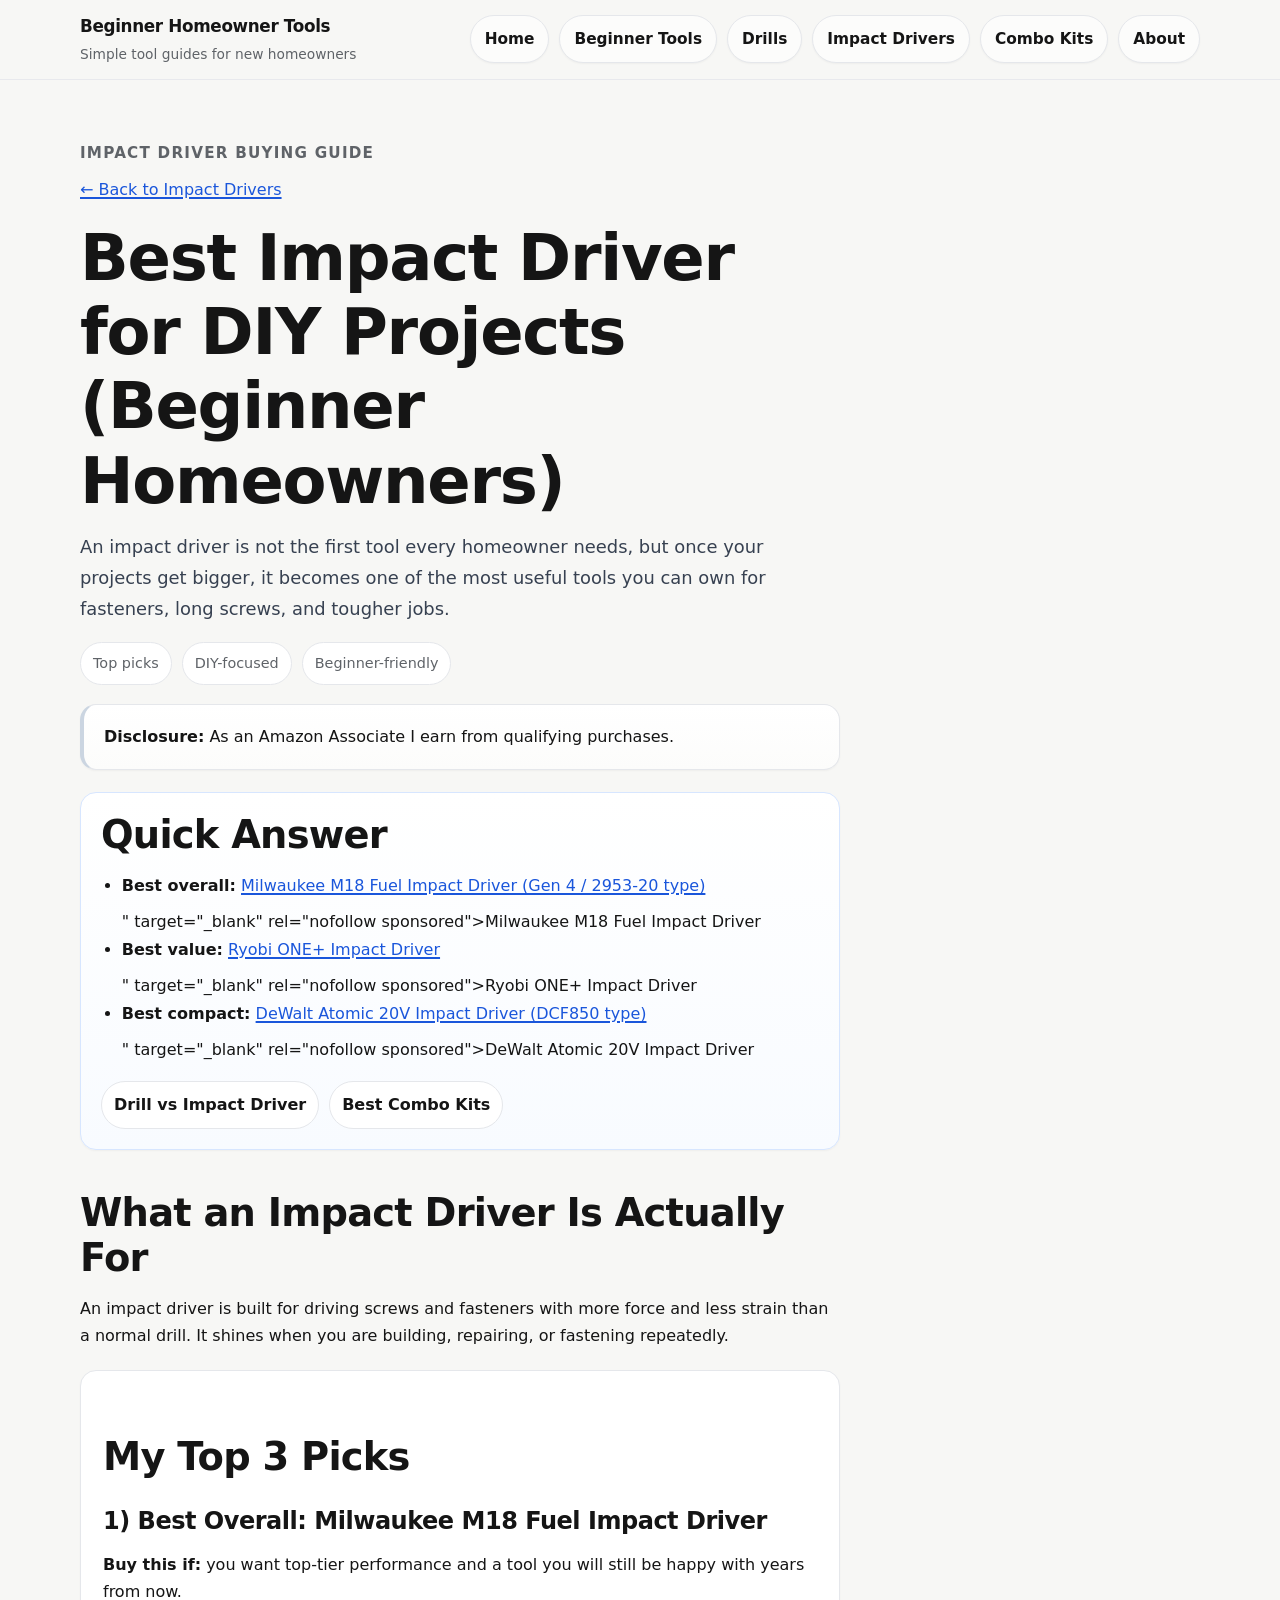
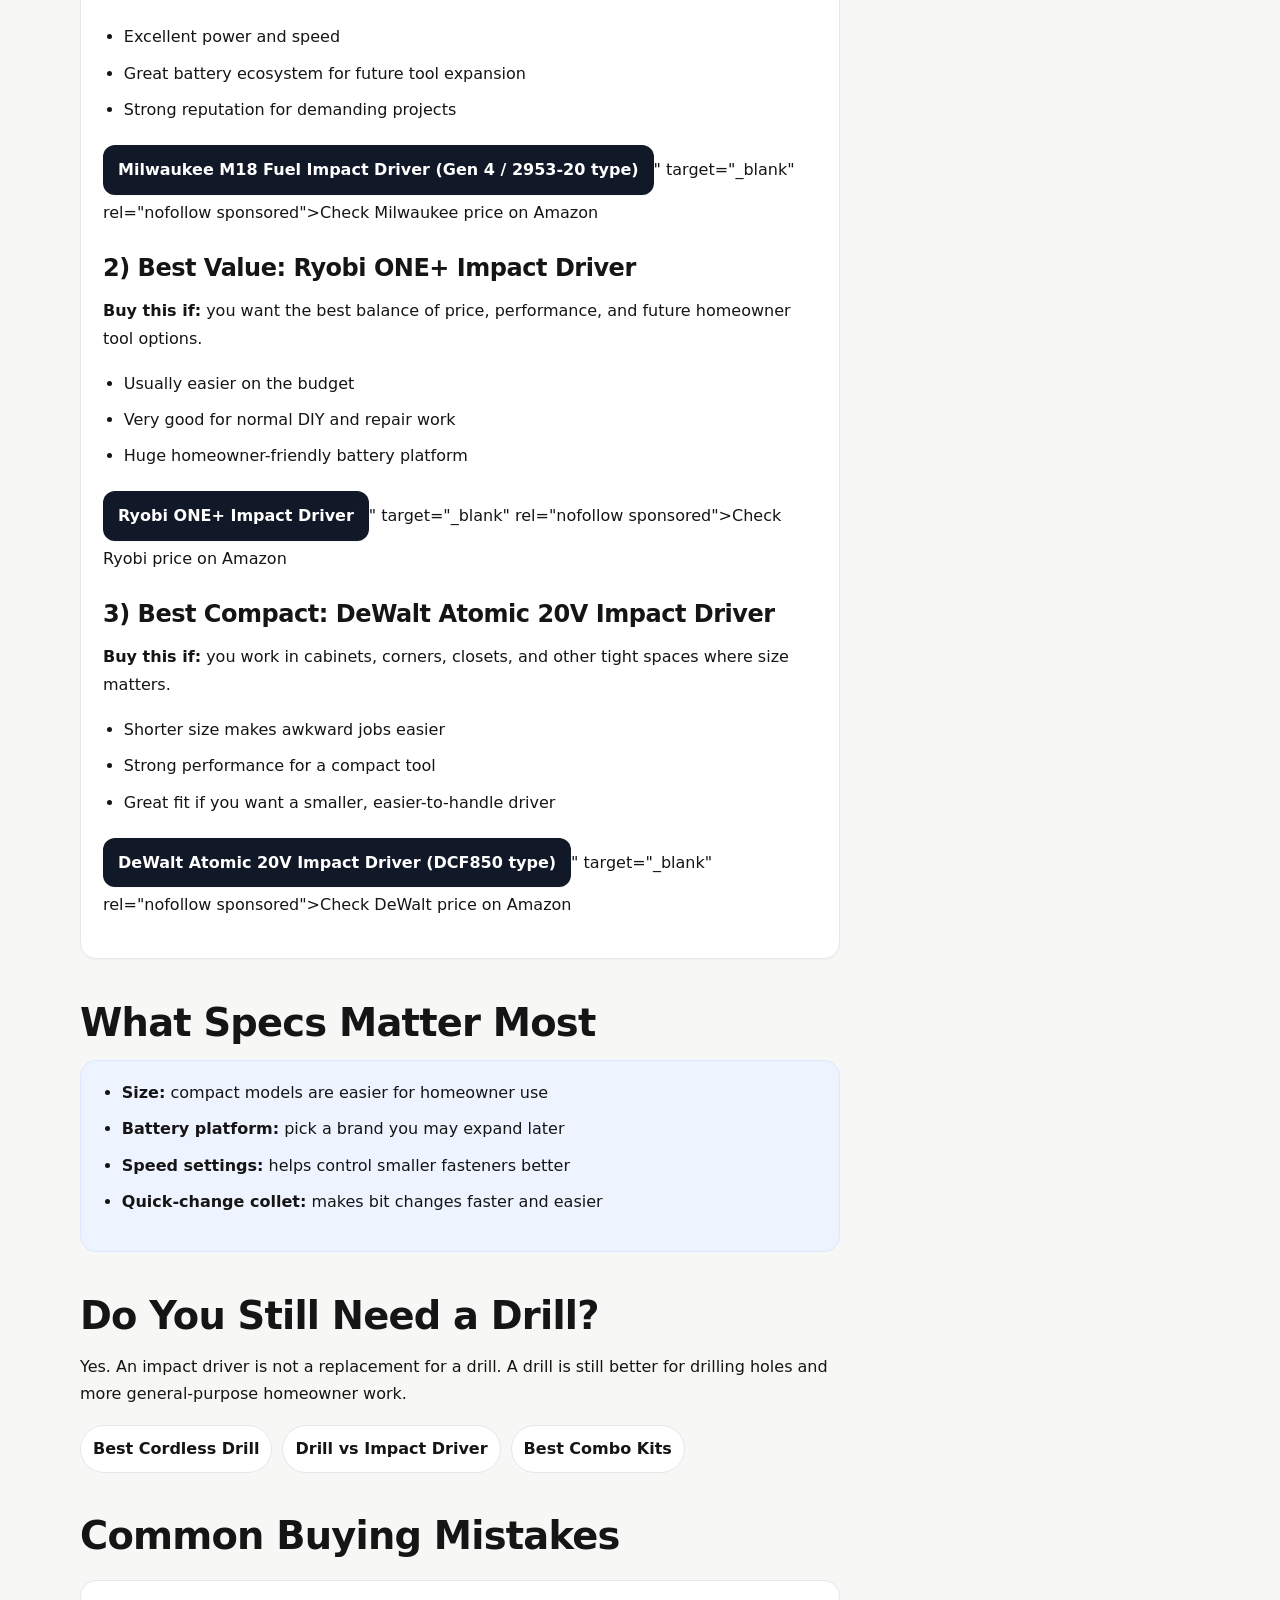
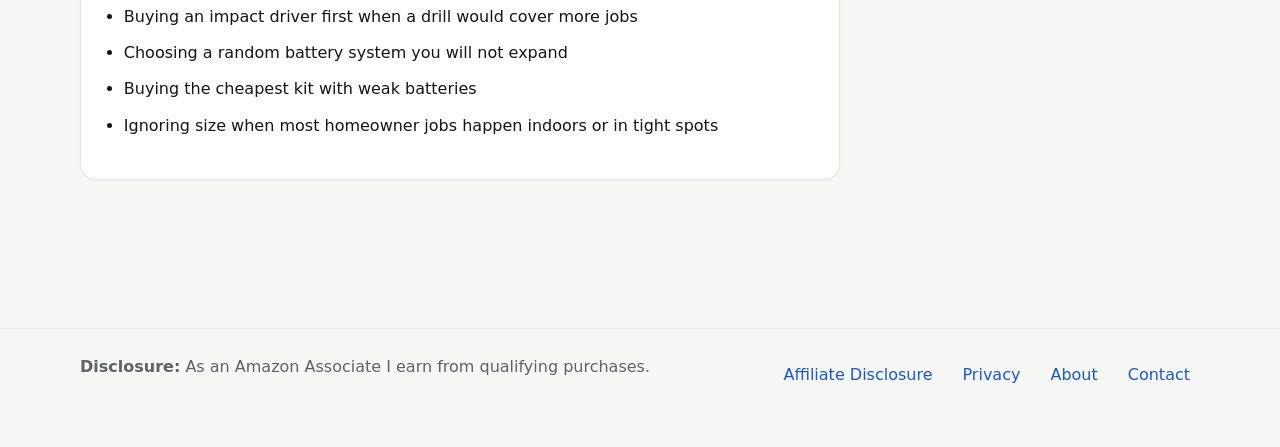
<file: best-impact-driver-diy-projects.html>
<!doctype html>
<html lang="en">

<head>
<meta charset="utf-8">
<meta name="viewport" content="width=device-width,initial-scale=1">

<title>Best Impact Driver for DIY Projects (Beginner Homeowners)</title>
<meta name="description" content="The best impact driver for beginner homeowners: simple top picks, what specs matter, and when an impact driver is worth buying.">

<link rel="stylesheet" href="/styles.css">
</head>

<body>

<div class="progress-bar" data-progress-bar></div>

<header class="site-header">
  <div class="container site-header-inner">

    <div class="brand">
      <a href="/">Beginner Homeowner Tools</a>
      <span class="brand-subtitle">Simple tool guides for new homeowners</span>
    </div>

    <button class="nav-toggle" data-nav-toggle aria-expanded="false">
      Menu
    </button>

    <nav class="site-nav" data-site-nav>
      <a href="/">Home</a>
      <a href="/beginner-tools.html">Beginner Tools</a>
      <a href="/drills.html">Drills</a>
      <a href="/impact-drivers.html">Impact Drivers</a>
      <a href="/combo-kits.html">Combo Kits</a>
      <a href="/about.html">About</a>
    </nav>

  </div>
</header>

<main class="page-section">
  <div class="container">

    <section class="article-shell">
      <div class="content-wrap">

        <p class="kicker">Impact Driver Buying Guide</p>

        <div class="article-header">
          <p><a href="/impact-drivers.html">← Back to Impact Drivers</a></p>

          <h1>Best Impact Driver for DIY Projects (Beginner Homeowners)</h1>

          <p class="lead">
            An impact driver is not the first tool every homeowner needs, but once your projects get bigger, it becomes one of the most useful tools you can own for fasteners, long screws, and tougher jobs.
          </p>

          <div class="article-meta">
            <span class="badge">Top picks</span>
            <span class="badge">DIY-focused</span>
            <span class="badge">Beginner-friendly</span>
          </div>
        </div>

        <div class="box disclosure-box">
          <strong>Disclosure:</strong> As an Amazon Associate I earn from qualifying purchases.
        </div>

        <div class="quick-answer">
          <h2>Quick Answer</h2>
          <ul>
            <li><strong>Best overall:</strong> <a href="https://www.amazon.com/Milwaukee-Electric-Fuel-Impact-Driver/dp/B0BB8H1NKX?crid=3UDQRT3E3WK2R&dib=eyJ2IjoiMSJ9.[base64].fqKS8LcQiSJWjm5FmV7t5NoUCRL5N4f2QYJ2skB06Xc&dib_tag=se&keywords=Milwaukee+M18+Fuel+2953-20+impact+driver&qid=1770322784&sprefix=milwaukee+m18+fuel+2953-20+impact+driver%2Caps%2C239&sr=8-1&linkCode=ll2&tag=biblesauto30-20&linkId=4e20d9f40e384b8f12be746f437d6e57&language=en_US&ref_=as_li_ss_tl" target="_blank" rel="nofollow sponsored">Milwaukee M18 Fuel Impact Driver (Gen 4 / 2953-20 type)</a></li>" target="_blank" rel="nofollow sponsored">Milwaukee M18 Fuel Impact Driver</a></li>
            <li><strong>Best value:</strong> <a href="https://www.amazon.com/RYOBI-Brushless-Cordless-Impact-Driver/dp/B09SY66VTF?crid=23A5JX7WNQXP8&dib=eyJ2IjoiMSJ9.[base64].N4csCSGVnyzz5sE66rXdJoxPOWBWnIUJHhATbXRHrzY&dib_tag=se&keywords=Ryobi+ONE%2B+impact+driver&qid=1770322894&sprefix=ryobi+one%2B+impact+driver%2Caps%2C457&sr=8-2&linkCode=ll2&tag=biblesauto30-20&linkId=3cba415a6c3c1d1c21e257fa9abfe15c&language=en_US&ref_=as_li_ss_tl" target="_blank" rel="nofollow sponsored">Ryobi ONE+ Impact Driver</a></li>" target="_blank" rel="nofollow sponsored">Ryobi ONE+ Impact Driver</a></li>
            <li><strong>Best compact:</strong> <a href="https://www.amazon.com/DEWALT-DCF850B-Cordless-Brushless-DCF850B-NBX/dp/B0CCPS79PK?crid=1C26LBEW1QD0I&dib=eyJ2IjoiMSJ9.[base64].JjCYjdQW3WSyIK3cDB845qR1FAHOWdYbdCQ2Vj2vvM8&dib_tag=se&keywords=DeWalt+Atomic+DCF850+impact+driver&qid=1770322955&sprefix=dewalt+atomic+dcf850+impact+driver%2Caps%2C710&sr=8-1&linkCode=ll2&tag=biblesauto30-20&linkId=9fe94efca8d22756e2b15379328b145a&language=en_US&ref_=as_li_ss_tl" target="_blank" rel="nofollow sponsored">DeWalt Atomic 20V Impact Driver (DCF850 type)</a></li>" target="_blank" rel="nofollow sponsored">DeWalt Atomic 20V Impact Driver</a></li>
          </ul>

          <div class="inline-links">
            <a href="/drill-vs-impact-driver.html">Drill vs Impact Driver</a>
            <a href="/best-drill-impact-combo-kit-beginners.html">Best Combo Kits</a>
          </div>
        </div>

        <h2>What an Impact Driver Is Actually For</h2>
        <p>
          An impact driver is built for driving screws and fasteners with more force and less strain than a normal drill. It shines when you are building, repairing, or fastening repeatedly.
        </p>

        <div class="article-card">
          <h2>My Top 3 Picks</h2>

          <h3>1) Best Overall: Milwaukee M18 Fuel Impact Driver</h3>
          <p>
            <strong>Buy this if:</strong> you want top-tier performance and a tool you will still be happy with years from now.
          </p>
          <ul>
            <li>Excellent power and speed</li>
            <li>Great battery ecosystem for future tool expansion</li>
            <li>Strong reputation for demanding projects</li>
          </ul>
          <p>
            <a class="button-link" href="https://www.amazon.com/Milwaukee-Electric-Fuel-Impact-Driver/dp/B0BB8H1NKX?crid=3UDQRT3E3WK2R&dib=eyJ2IjoiMSJ9.[base64].fqKS8LcQiSJWjm5FmV7t5NoUCRL5N4f2QYJ2skB06Xc&dib_tag=se&keywords=Milwaukee+M18+Fuel+2953-20+impact+driver&qid=1770322784&sprefix=milwaukee+m18+fuel+2953-20+impact+driver%2Caps%2C239&sr=8-1&linkCode=ll2&tag=biblesauto30-20&linkId=4e20d9f40e384b8f12be746f437d6e57&language=en_US&ref_=as_li_ss_tl" target="_blank" rel="nofollow sponsored">Milwaukee M18 Fuel Impact Driver (Gen 4 / 2953-20 type)</a></li>" target="_blank" rel="nofollow sponsored">Check Milwaukee price on Amazon</a>
          </p>

          <h3>2) Best Value: Ryobi ONE+ Impact Driver</h3>
          <p>
            <strong>Buy this if:</strong> you want the best balance of price, performance, and future homeowner tool options.
          </p>
          <ul>
            <li>Usually easier on the budget</li>
            <li>Very good for normal DIY and repair work</li>
            <li>Huge homeowner-friendly battery platform</li>
          </ul>
          <p>
            <a class="button-link" href="https://www.amazon.com/RYOBI-Brushless-Cordless-Impact-Driver/dp/B09SY66VTF?crid=23A5JX7WNQXP8&dib=eyJ2IjoiMSJ9.[base64].N4csCSGVnyzz5sE66rXdJoxPOWBWnIUJHhATbXRHrzY&dib_tag=se&keywords=Ryobi+ONE%2B+impact+driver&qid=1770322894&sprefix=ryobi+one%2B+impact+driver%2Caps%2C457&sr=8-2&linkCode=ll2&tag=biblesauto30-20&linkId=3cba415a6c3c1d1c21e257fa9abfe15c&language=en_US&ref_=as_li_ss_tl" target="_blank" rel="nofollow sponsored">Ryobi ONE+ Impact Driver</a></li>" target="_blank" rel="nofollow sponsored">Check Ryobi price on Amazon</a>
          </p>

          <h3>3) Best Compact: DeWalt Atomic 20V Impact Driver</h3>
          <p>
            <strong>Buy this if:</strong> you work in cabinets, corners, closets, and other tight spaces where size matters.
          </p>
          <ul>
            <li>Shorter size makes awkward jobs easier</li>
            <li>Strong performance for a compact tool</li>
            <li>Great fit if you want a smaller, easier-to-handle driver</li>
          </ul>
          <p>
            <a class="button-link" href="https://www.amazon.com/DEWALT-DCF850B-Cordless-Brushless-DCF850B-NBX/dp/B0CCPS79PK?crid=1C26LBEW1QD0I&dib=eyJ2IjoiMSJ9.[base64].JjCYjdQW3WSyIK3cDB845qR1FAHOWdYbdCQ2Vj2vvM8&dib_tag=se&keywords=DeWalt+Atomic+DCF850+impact+driver&qid=1770322955&sprefix=dewalt+atomic+dcf850+impact+driver%2Caps%2C710&sr=8-1&linkCode=ll2&tag=biblesauto30-20&linkId=9fe94efca8d22756e2b15379328b145a&language=en_US&ref_=as_li_ss_tl" target="_blank" rel="nofollow sponsored">DeWalt Atomic 20V Impact Driver (DCF850 type)</a></li>" target="_blank" rel="nofollow sponsored">Check DeWalt price on Amazon</a>
          </p>
        </div>

        <h2>What Specs Matter Most</h2>
        <div class="callout">
          <ul>
            <li><strong>Size:</strong> compact models are easier for homeowner use</li>
            <li><strong>Battery platform:</strong> pick a brand you may expand later</li>
            <li><strong>Speed settings:</strong> helps control smaller fasteners better</li>
            <li><strong>Quick-change collet:</strong> makes bit changes faster and easier</li>
          </ul>
        </div>

        <h2>Do You Still Need a Drill?</h2>
        <p>
          Yes. An impact driver is not a replacement for a drill. A drill is still better for drilling holes and more general-purpose homeowner work.
        </p>

        <div class="inline-links">
          <a href="/best-cordless-drill-home-use.html">Best Cordless Drill</a>
          <a href="/drill-vs-impact-driver.html">Drill vs Impact Driver</a>
          <a href="/best-drill-impact-combo-kit-beginners.html">Best Combo Kits</a>
        </div>

        <h2>Common Buying Mistakes</h2>
        <div class="article-card">
          <ul>
            <li>Buying an impact driver first when a drill would cover more jobs</li>
            <li>Choosing a random battery system you will not expand</li>
            <li>Buying the cheapest kit with weak batteries</li>
            <li>Ignoring size when most homeowner jobs happen indoors or in tight spots</li>
          </ul>
        </div>

      </div>
    </section>

  </div>
</main>

<footer class="site-footer">
  <div class="container site-footer-grid">

    <div>
      <strong>Disclosure:</strong> As an Amazon Associate I earn from qualifying purchases.
    </div>

    <div class="footer-links">
      <a href="/affiliate-disclosure.html">Affiliate Disclosure</a>
      <a href="/privacy.html">Privacy</a>
      <a href="/about.html">About</a>
      <a href="/contact.html">Contact</a>
    </div>

  </div>
</footer>

<button class="back-to-top" data-back-to-top>
  ↑
</button>

<script src="/script.js"></script>

</body>
</html>
</file>
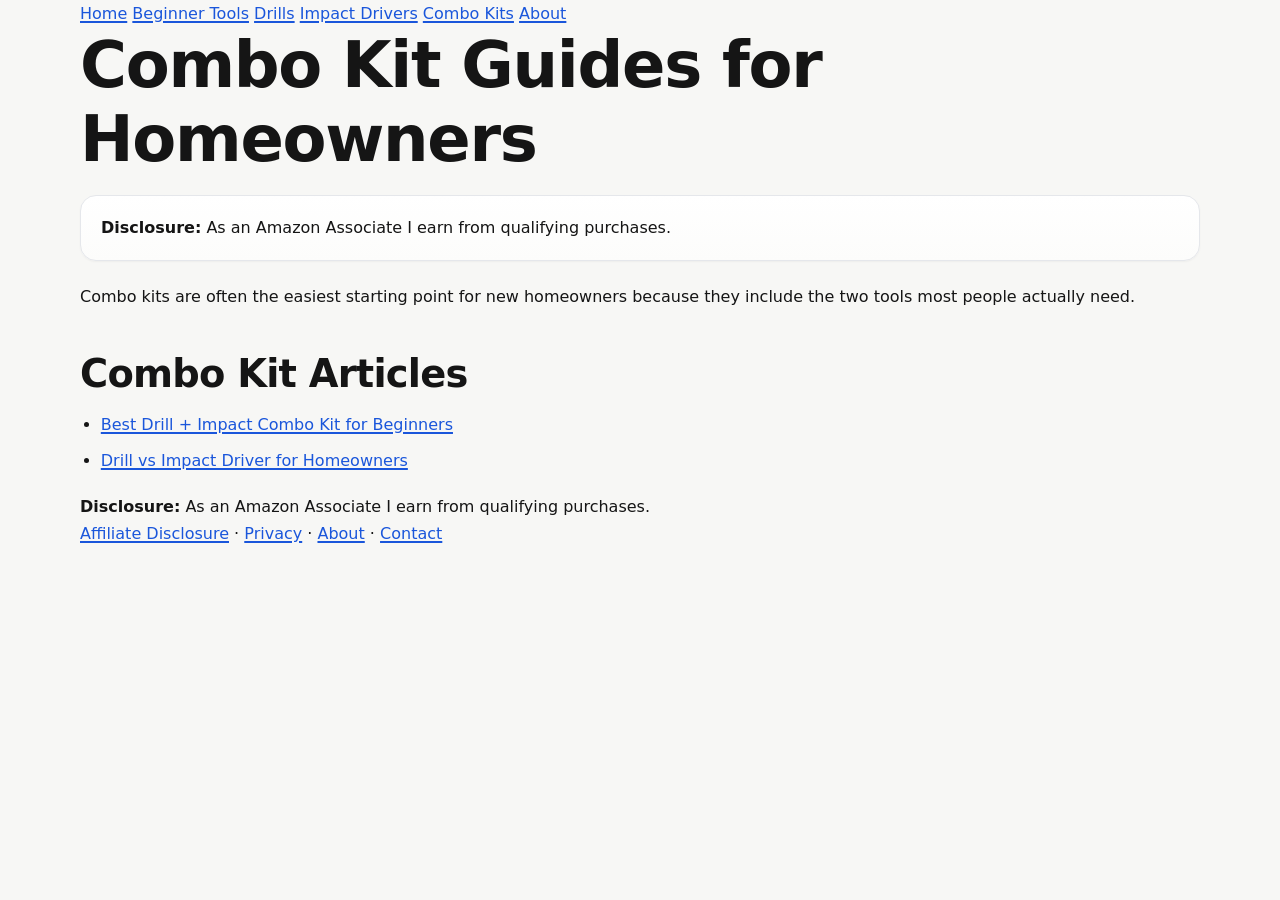
<file: combo-kits.html>
<!doctype html>
<html lang="en">
<head>
  <meta charset="utf-8" />
  <meta name="viewport" content="width=device-width,initial-scale=1" />
  <title>Combo Kit Guides for Homeowners</title>
  <meta name="description" content="Beginner-friendly combo kit guides for homeowners: drill and impact driver kits that give you the best value and simplest starting point." />
  <link rel="stylesheet" href="/styles.css">
</head>
<body>
  <div class="container">
    <nav>
      <a href="/">Home</a>
      <a href="/beginner-tools.html">Beginner Tools</a>
      <a href="/drills.html">Drills</a>
      <a href="/impact-drivers.html">Impact Drivers</a>
      <a href="/combo-kits.html">Combo Kits</a>
      <a href="/about.html">About</a>
    </nav>

    <h1>Combo Kit Guides for Homeowners</h1>

    <div class="box"><strong>Disclosure:</strong> As an Amazon Associate I earn from qualifying purchases.</div>

    <p>Combo kits are often the easiest starting point for new homeowners because they include the two tools most people actually need.</p>

    <h2>Combo Kit Articles</h2>
    <ul>
      <li><a href="/best-drill-impact-combo-kit-beginners.html">Best Drill + Impact Combo Kit for Beginners</a></li>
      <li><a href="/drill-vs-impact-driver.html">Drill vs Impact Driver for Homeowners</a></li>
    </ul>

    <footer>
      <div><strong>Disclosure:</strong> As an Amazon Associate I earn from qualifying purchases.</div>
      <div>
        <a href="/affiliate-disclosure.html">Affiliate Disclosure</a> ·
        <a href="/privacy.html">Privacy</a> ·
        <a href="/about.html">About</a> ·
        <a href="/contact.html">Contact</a>
      </div>
    </footer>
  </div>
</body>
</html>
</file>
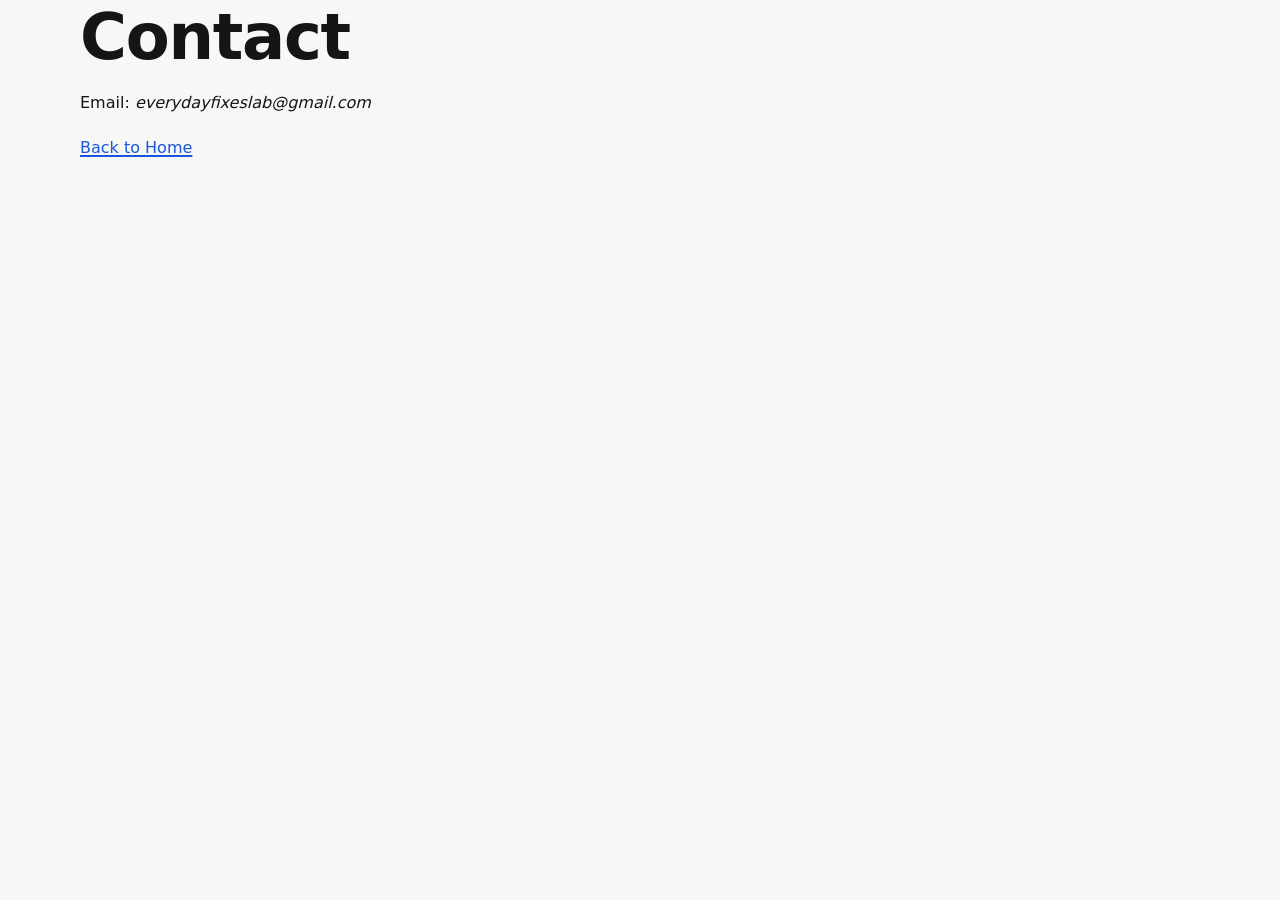
<file: contact.html>
<!doctype html>
<html lang="en">
<head>
  <link rel="stylesheet" href="/styles.css">
  <meta charset="utf-8" /><meta name="viewport" content="width=device-width,initial-scale=1" />
<title>Contact</title></head>
<body>
  <div class="container">
  <h1>Contact</h1>
  <p>Email: <em>everydayfixeslab@gmail.com</em></p>
  <p><a href="/">Back to Home</a></p>
  </div>
</body>

</html>
</file>
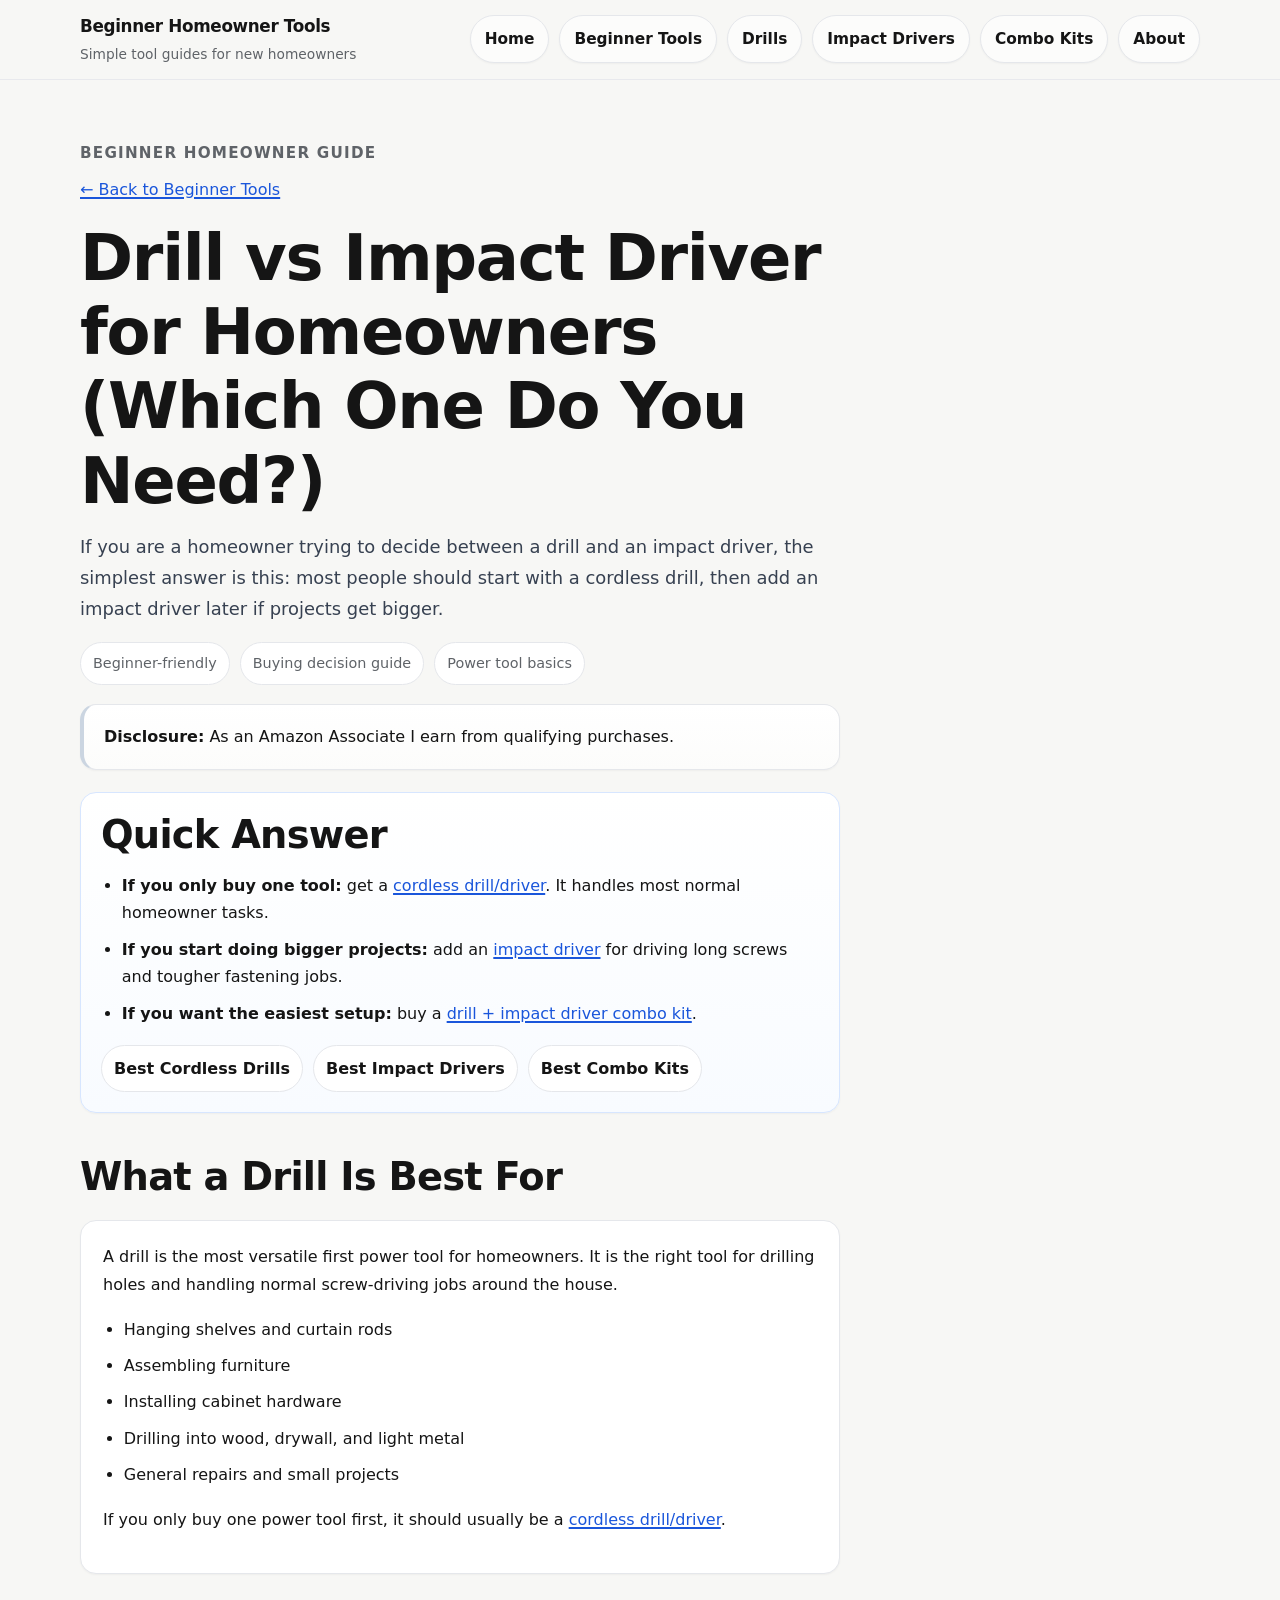
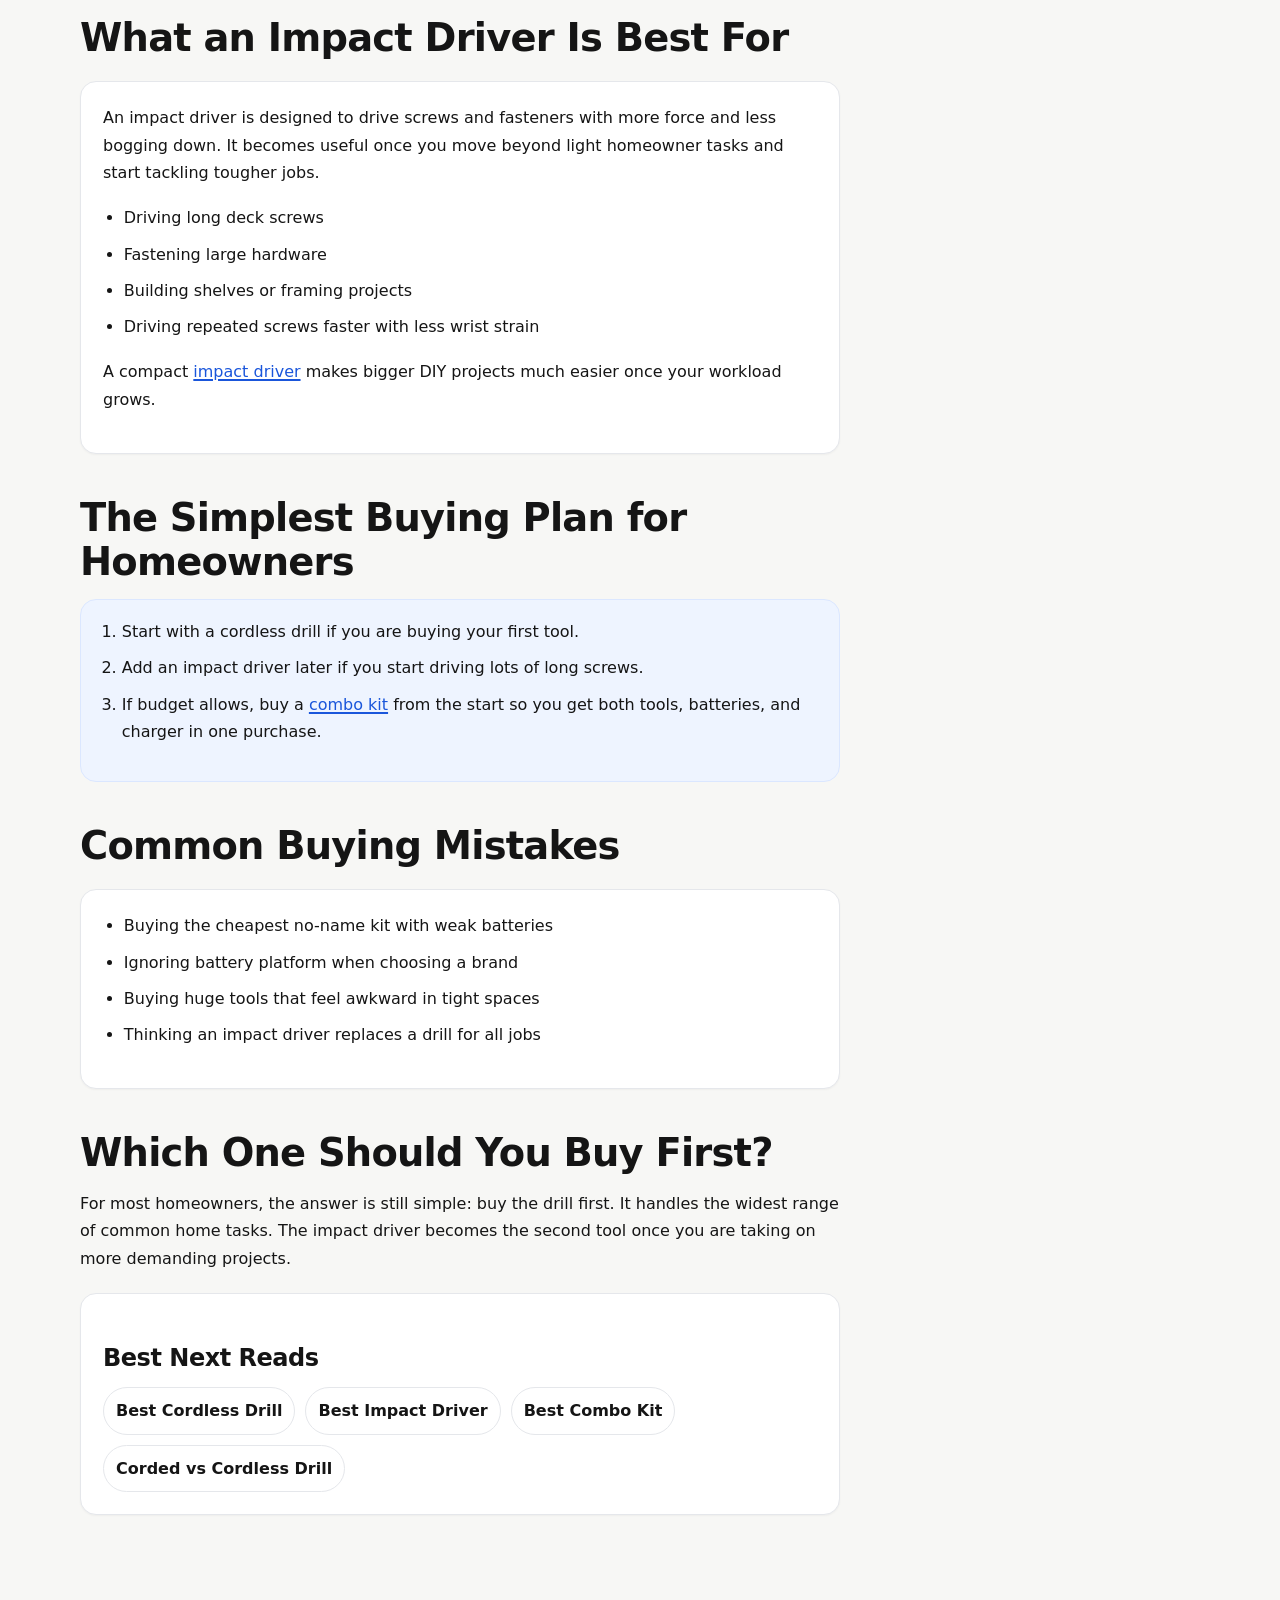
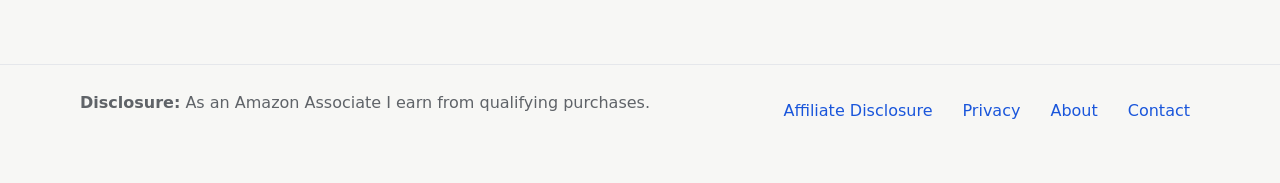
<file: drill-vs-impact-driver.html>
<!doctype html>
<html lang="en">

<head>
<meta charset="utf-8">
<meta name="viewport" content="width=device-width,initial-scale=1">

<title>Drill vs Impact Driver for Homeowners (Which One Do You Need?)</title>
<meta name="description" content="Beginner homeowner guide: drill vs impact driver, what each tool does, when you need it, and the simplest buying plan.">

<link rel="stylesheet" href="/styles.css">
</head>

<body>

<div class="progress-bar" data-progress-bar></div>

<header class="site-header">
  <div class="container site-header-inner">

    <div class="brand">
      <a href="/">Beginner Homeowner Tools</a>
      <span class="brand-subtitle">Simple tool guides for new homeowners</span>
    </div>

    <button class="nav-toggle" data-nav-toggle aria-expanded="false">
      Menu
    </button>

    <nav class="site-nav" data-site-nav>
      <a href="/">Home</a>
      <a href="/beginner-tools.html">Beginner Tools</a>
      <a href="/drills.html">Drills</a>
      <a href="/impact-drivers.html">Impact Drivers</a>
      <a href="/combo-kits.html">Combo Kits</a>
      <a href="/about.html">About</a>
    </nav>

  </div>
</header>

<main class="page-section">
  <div class="container">

    <section class="article-shell">
      <div class="content-wrap">

        <p class="kicker">Beginner Homeowner Guide</p>

        <div class="article-header">
          <p><a href="/beginner-tools.html">← Back to Beginner Tools</a></p>

          <h1>Drill vs Impact Driver for Homeowners (Which One Do You Need?)</h1>

          <p class="lead">
            If you are a homeowner trying to decide between a drill and an impact driver, the simplest answer is this: most people should start with a cordless drill, then add an impact driver later if projects get bigger.
          </p>

          <div class="article-meta">
            <span class="badge">Beginner-friendly</span>
            <span class="badge">Buying decision guide</span>
            <span class="badge">Power tool basics</span>
          </div>
        </div>

        <div class="box disclosure-box">
          <strong>Disclosure:</strong> As an Amazon Associate I earn from qualifying purchases.
        </div>

        <div class="quick-answer">
          <h2>Quick Answer</h2>
          <ul>
            <li><strong>If you only buy one tool:</strong> get a <a href="https://www.amazon.com/RYOBI-Cordless-Drill-Driver-PCL206B/dp/B0BSHXXVQD?crid=1UEE0UOI5T1VE&dib=eyJ2IjoiMSJ9.[base64].JLdDhCyoVPdJYsdHyEFgiYOYUJQHnVBJQ818j7p2XyI&dib_tag=se&keywords=18V+cordless+drill+homeowner&qid=1770315870&sprefix=18v+cordless+drill+homeowner%2Caps%2C318&sr=8-6&linkCode=ll2&tag=biblesauto30-20&linkId=91ada554d7ac8d8f8bcdea8b17751e37&language=en_US&ref_=as_li_ss_tl" target="_blank" rel="nofollow sponsored">cordless drill/driver</a>. It handles most normal homeowner tasks.</li>
            <li><strong>If you start doing bigger projects:</strong> add an <a href="https://www.amazon.com/Cordless-Compact-Brushless-PSBID01-included/dp/B08L32HTBC?crid=1YW5MB6TA6CNR&dib=eyJ2IjoiMSJ9.[base64].AG7YvH4_EFyZosQjeR1hJLyvsFZ8ZX9AuREBBjo34d0&dib_tag=se&keywords=compact+impact+driver&qid=1770316120&sprefix=compact+impact+driver%2Caps%2C545&sr=8-8&linkCode=ll2&tag=biblesauto30-20&linkId=8c35a817d9bbc9a0f82cbc55a758728a&language=en_US&ref_=as_li_ss_tl" target="_blank" rel="nofollow sponsored">impact driver</a> for driving long screws and tougher fastening jobs.</li>
            <li><strong>If you want the easiest setup:</strong> buy a <a href="https://www.amazon.com/Cordless-2-Tool-Batteries-Charger-PCL1200K2/dp/B0B1GKVJR6?crid=3QAJ3SJPNZ592&dib=eyJ2IjoiMSJ9.[base64].6oFwqmbSAo7lU8_gfhAFopZkRhMxoYG2VBhA2vgCjNY&dib_tag=se&keywords=drill+impact+combo+kit&qid=1770316227&sprefix=drill+impact+combo+kit%2Caps%2C383&sr=8-7&linkCode=ll2&tag=biblesauto30-20&linkId=3e2ddfa7826682873e601d7a51d4ecd2&language=en_US&ref_=as_li_ss_tl" target="_blank" rel="nofollow sponsored">drill + impact driver combo kit</a>.</li>
          </ul>

          <div class="inline-links">
            <a href="/best-cordless-drill-home-use.html">Best Cordless Drills</a>
            <a href="/best-impact-driver-diy-projects.html">Best Impact Drivers</a>
            <a href="/best-drill-impact-combo-kit-beginners.html">Best Combo Kits</a>
          </div>
        </div>

        <h2>What a Drill Is Best For</h2>
        <div class="article-card">
          <p>
            A drill is the most versatile first power tool for homeowners. It is the right tool for drilling holes and handling normal screw-driving jobs around the house.
          </p>
          <ul>
            <li>Hanging shelves and curtain rods</li>
            <li>Assembling furniture</li>
            <li>Installing cabinet hardware</li>
            <li>Drilling into wood, drywall, and light metal</li>
            <li>General repairs and small projects</li>
          </ul>
          <p>
            If you only buy one power tool first, it should usually be a <a href="https://www.amazon.com/RYOBI-Cordless-Drill-Driver-PCL206B/dp/B0BSHXXVQD?crid=1UEE0UOI5T1VE&dib=eyJ2IjoiMSJ9.[base64].JLdDhCyoVPdJYsdHyEFgiYOYUJQHnVBJQ818j7p2XyI&dib_tag=se&keywords=18V+cordless+drill+homeowner&qid=1770315870&sprefix=18v+cordless+drill+homeowner%2Caps%2C318&sr=8-6&linkCode=ll2&tag=biblesauto30-20&linkId=91ada554d7ac8d8f8bcdea8b17751e37&language=en_US&ref_=as_li_ss_tl" target="_blank" rel="nofollow sponsored">cordless drill/driver</a>.
          </p>
        </div>

        <h2>What an Impact Driver Is Best For</h2>
        <div class="article-card">
          <p>
            An impact driver is designed to drive screws and fasteners with more force and less bogging down. It becomes useful once you move beyond light homeowner tasks and start tackling tougher jobs.
          </p>
          <ul>
            <li>Driving long deck screws</li>
            <li>Fastening large hardware</li>
            <li>Building shelves or framing projects</li>
            <li>Driving repeated screws faster with less wrist strain</li>
          </ul>
          <p>
            A compact <a href="https://www.amazon.com/Cordless-Compact-Brushless-PSBID01-included/dp/B08L32HTBC?crid=1YW5MB6TA6CNR&dib=eyJ2IjoiMSJ9.[base64].AG7YvH4_EFyZosQjeR1hJLyvsFZ8ZX9AuREBBjo34d0&dib_tag=se&keywords=compact+impact+driver&qid=1770316120&sprefix=compact+impact+driver%2Caps%2C545&sr=8-8&linkCode=ll2&tag=biblesauto30-20&linkId=8c35a817d9bbc9a0f82cbc55a758728a&language=en_US&ref_=as_li_ss_tl" target="_blank" rel="nofollow sponsored">impact driver</a> makes bigger DIY projects much easier once your workload grows.
          </p>
        </div>

        <h2>The Simplest Buying Plan for Homeowners</h2>
        <div class="callout">
          <ol>
            <li>Start with a cordless drill if you are buying your first tool.</li>
            <li>Add an impact driver later if you start driving lots of long screws.</li>
            <li>If budget allows, buy a <a href="https://www.amazon.com/Cordless-2-Tool-Batteries-Charger-PCL1200K2/dp/B0B1GKVJR6?crid=3QAJ3SJPNZ592&dib=eyJ2IjoiMSJ9.[base64].6oFwqmbSAo7lU8_gfhAFopZkRhMxoYG2VBhA2vgCjNY&dib_tag=se&keywords=drill+impact+combo+kit&qid=1770316227&sprefix=drill+impact+combo+kit%2Caps%2C383&sr=8-7&linkCode=ll2&tag=biblesauto30-20&linkId=3e2ddfa7826682873e601d7a51d4ecd2&language=en_US&ref_=as_li_ss_tl" target="_blank" rel="nofollow sponsored">combo kit</a> from the start so you get both tools, batteries, and charger in one purchase.</li>
          </ol>
        </div>

        <h2>Common Buying Mistakes</h2>
        <div class="article-card">
          <ul>
            <li>Buying the cheapest no-name kit with weak batteries</li>
            <li>Ignoring battery platform when choosing a brand</li>
            <li>Buying huge tools that feel awkward in tight spaces</li>
            <li>Thinking an impact driver replaces a drill for all jobs</li>
          </ul>
        </div>

        <h2>Which One Should You Buy First?</h2>
        <p>
          For most homeowners, the answer is still simple: buy the drill first. It handles the widest range of common home tasks. The impact driver becomes the second tool once you are taking on more demanding projects.
        </p>

        <div class="article-card">
          <h3>Best Next Reads</h3>
          <div class="inline-links">
            <a href="/best-cordless-drill-home-use.html">Best Cordless Drill</a>
            <a href="/best-impact-driver-diy-projects.html">Best Impact Driver</a>
            <a href="/best-drill-impact-combo-kit-beginners.html">Best Combo Kit</a>
            <a href="/corded-vs-cordless-drill.html">Corded vs Cordless Drill</a>
          </div>
        </div>

      </div>
    </section>

  </div>
</main>

<footer class="site-footer">
  <div class="container site-footer-grid">

    <div>
      <strong>Disclosure:</strong> As an Amazon Associate I earn from qualifying purchases.
    </div>

    <div class="footer-links">
      <a href="/affiliate-disclosure.html">Affiliate Disclosure</a>
      <a href="/privacy.html">Privacy</a>
      <a href="/about.html">About</a>
      <a href="/contact.html">Contact</a>
    </div>

  </div>
</footer>

<button class="back-to-top" data-back-to-top>
  ↑
</button>

<script src="/script.js"></script>

</body>
</html>
</file>
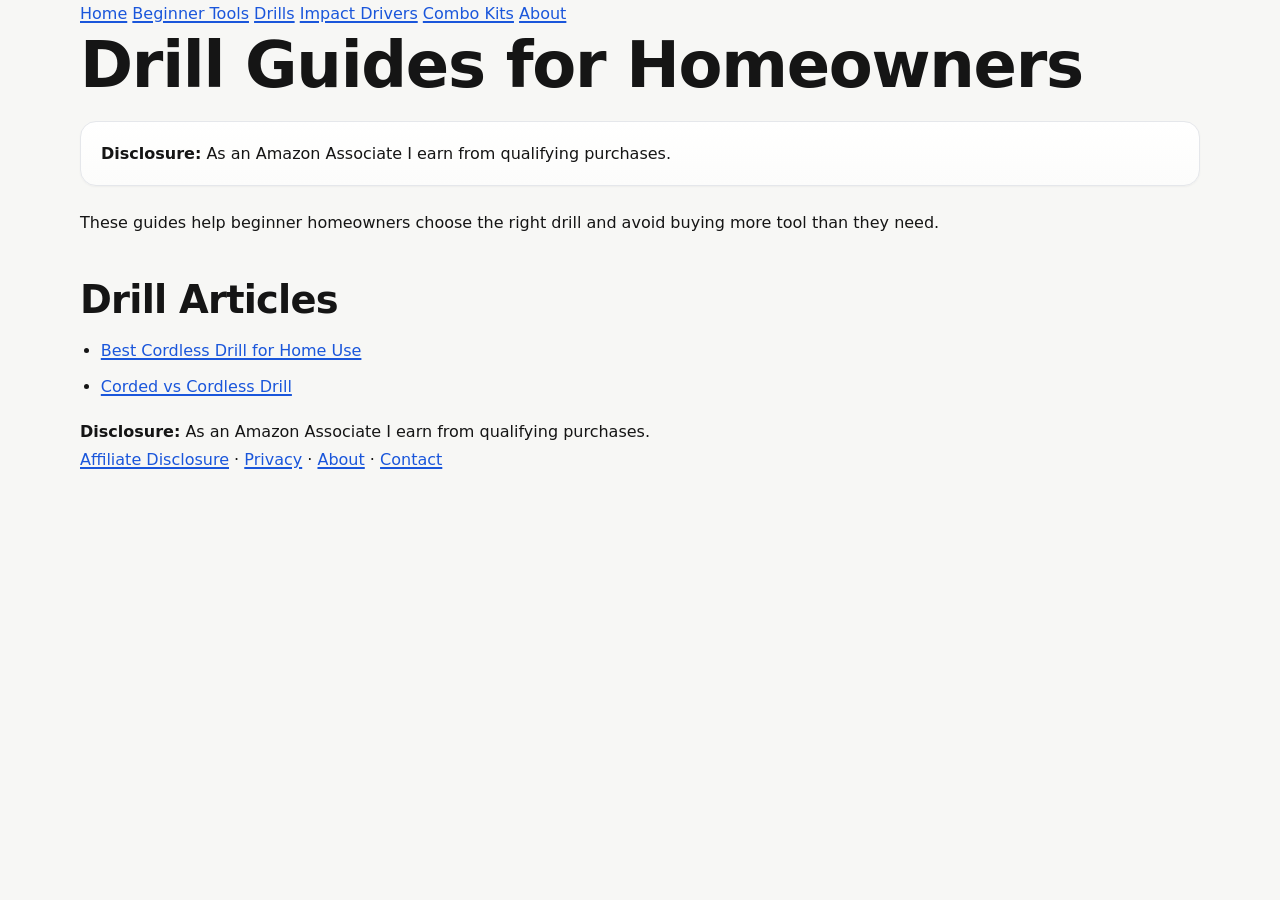
<file: drills.html>
<!doctype html>
<html lang="en">
<head>
  <meta charset="utf-8" />
  <meta name="viewport" content="width=device-width,initial-scale=1" />
  <title>Drill Guides for Homeowners</title>
  <meta name="description" content="Beginner-friendly drill guides for homeowners: cordless drills, corded vs cordless, and how to choose the right drill." />
  <link rel="stylesheet" href="/styles.css">
</head>
<body>
  <div class="container">
    <nav>
      <a href="/">Home</a>
      <a href="/beginner-tools.html">Beginner Tools</a>
      <a href="/drills.html">Drills</a>
      <a href="/impact-drivers.html">Impact Drivers</a>
      <a href="/combo-kits.html">Combo Kits</a>
      <a href="/about.html">About</a>
    </nav>

    <h1>Drill Guides for Homeowners</h1>

    <div class="box"><strong>Disclosure:</strong> As an Amazon Associate I earn from qualifying purchases.</div>

    <p>These guides help beginner homeowners choose the right drill and avoid buying more tool than they need.</p>

    <h2>Drill Articles</h2>
    <ul>
      <li><a href="/best-cordless-drill-home-use.html">Best Cordless Drill for Home Use</a></li>
      <li><a href="/corded-vs-cordless-drill.html">Corded vs Cordless Drill</a></li>
    </ul>

    <footer>
      <div><strong>Disclosure:</strong> As an Amazon Associate I earn from qualifying purchases.</div>
      <div>
        <a href="/affiliate-disclosure.html">Affiliate Disclosure</a> ·
        <a href="/privacy.html">Privacy</a> ·
        <a href="/about.html">About</a> ·
        <a href="/contact.html">Contact</a>
      </div>
    </footer>
  </div>
</body>
</html>
</file>
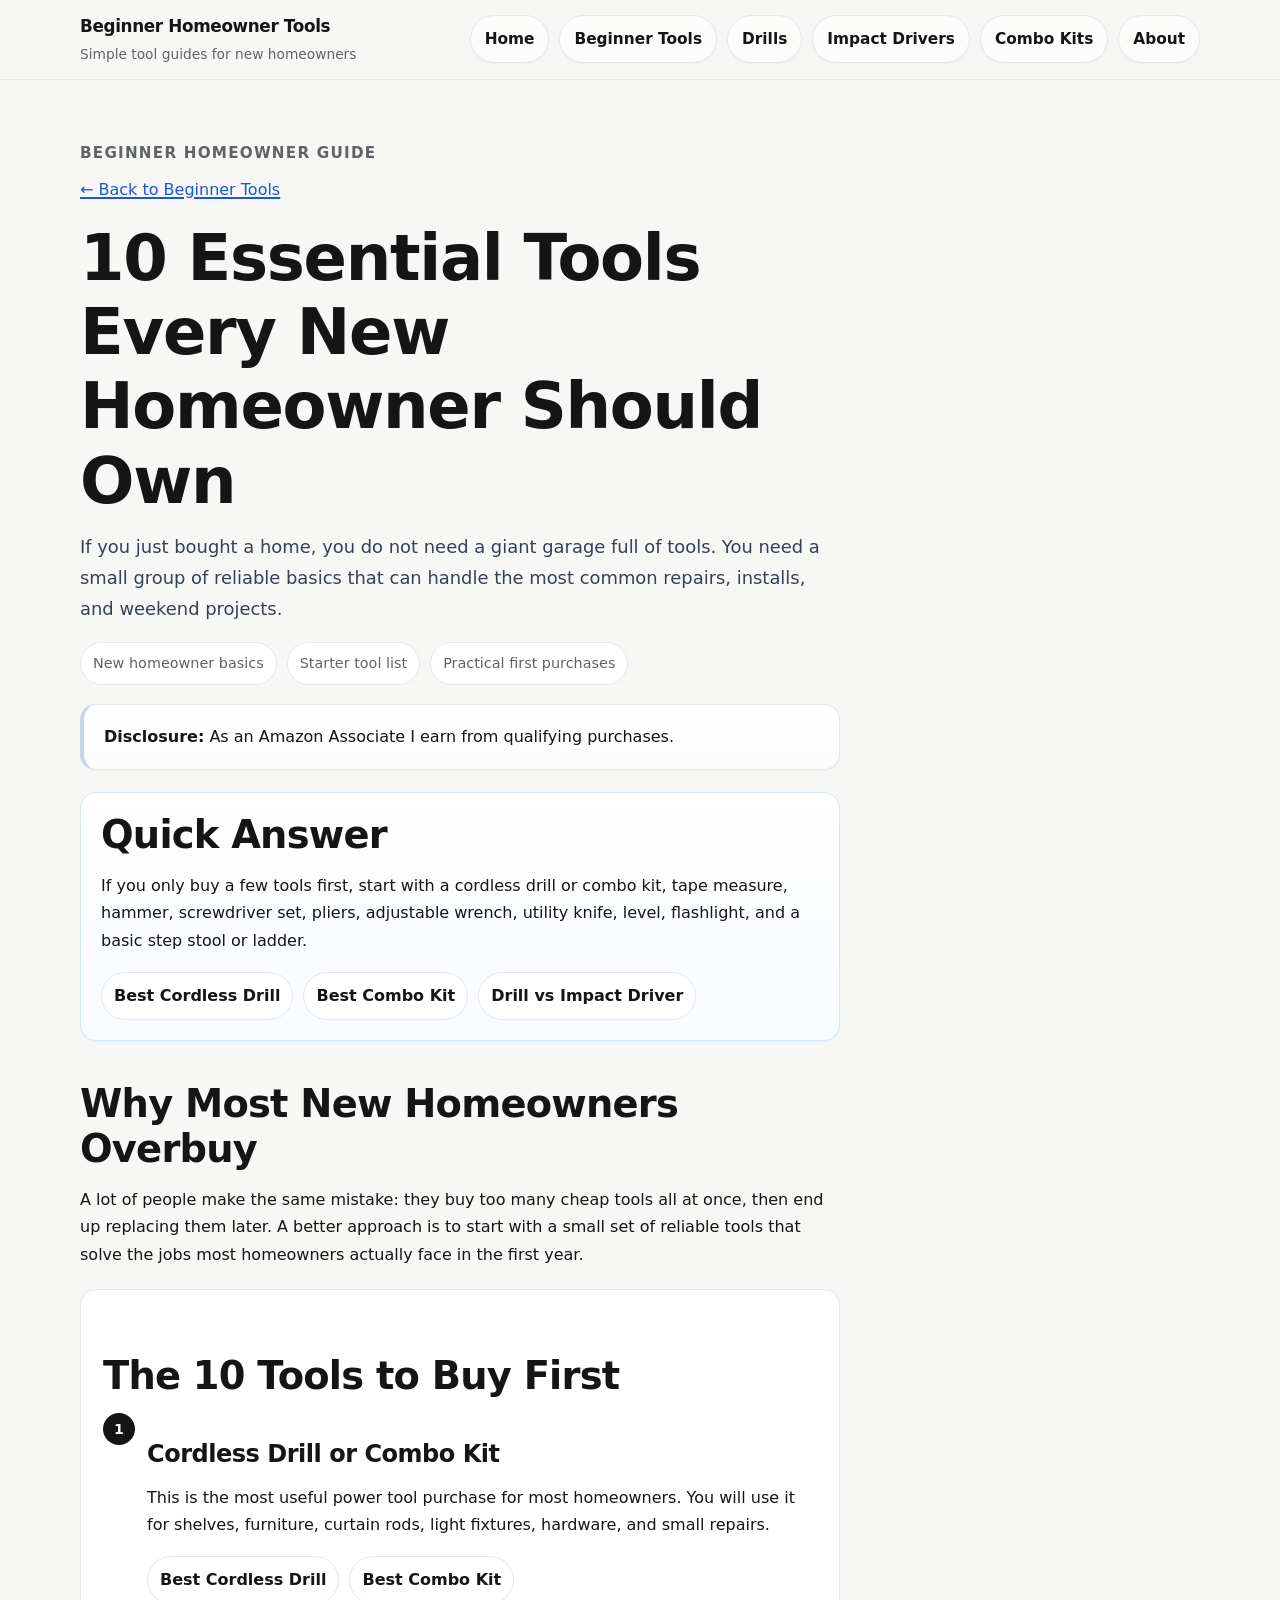
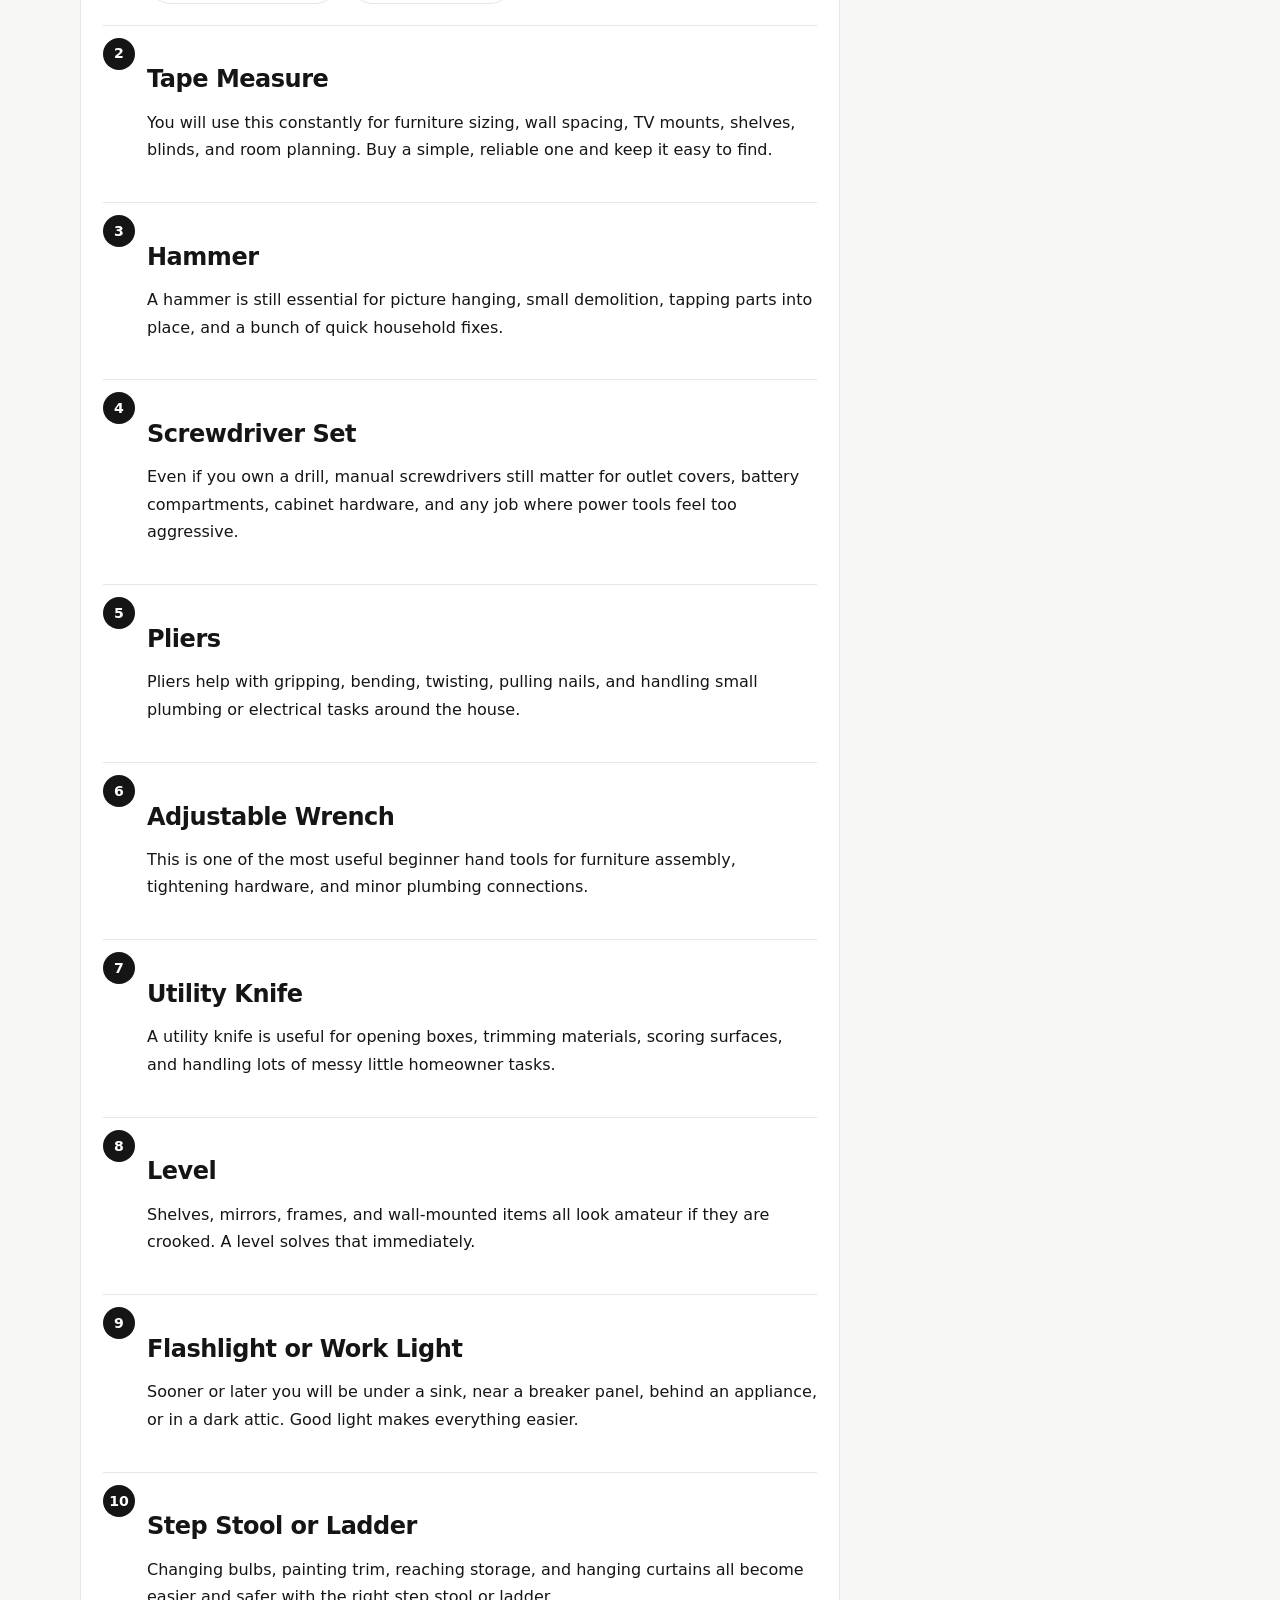
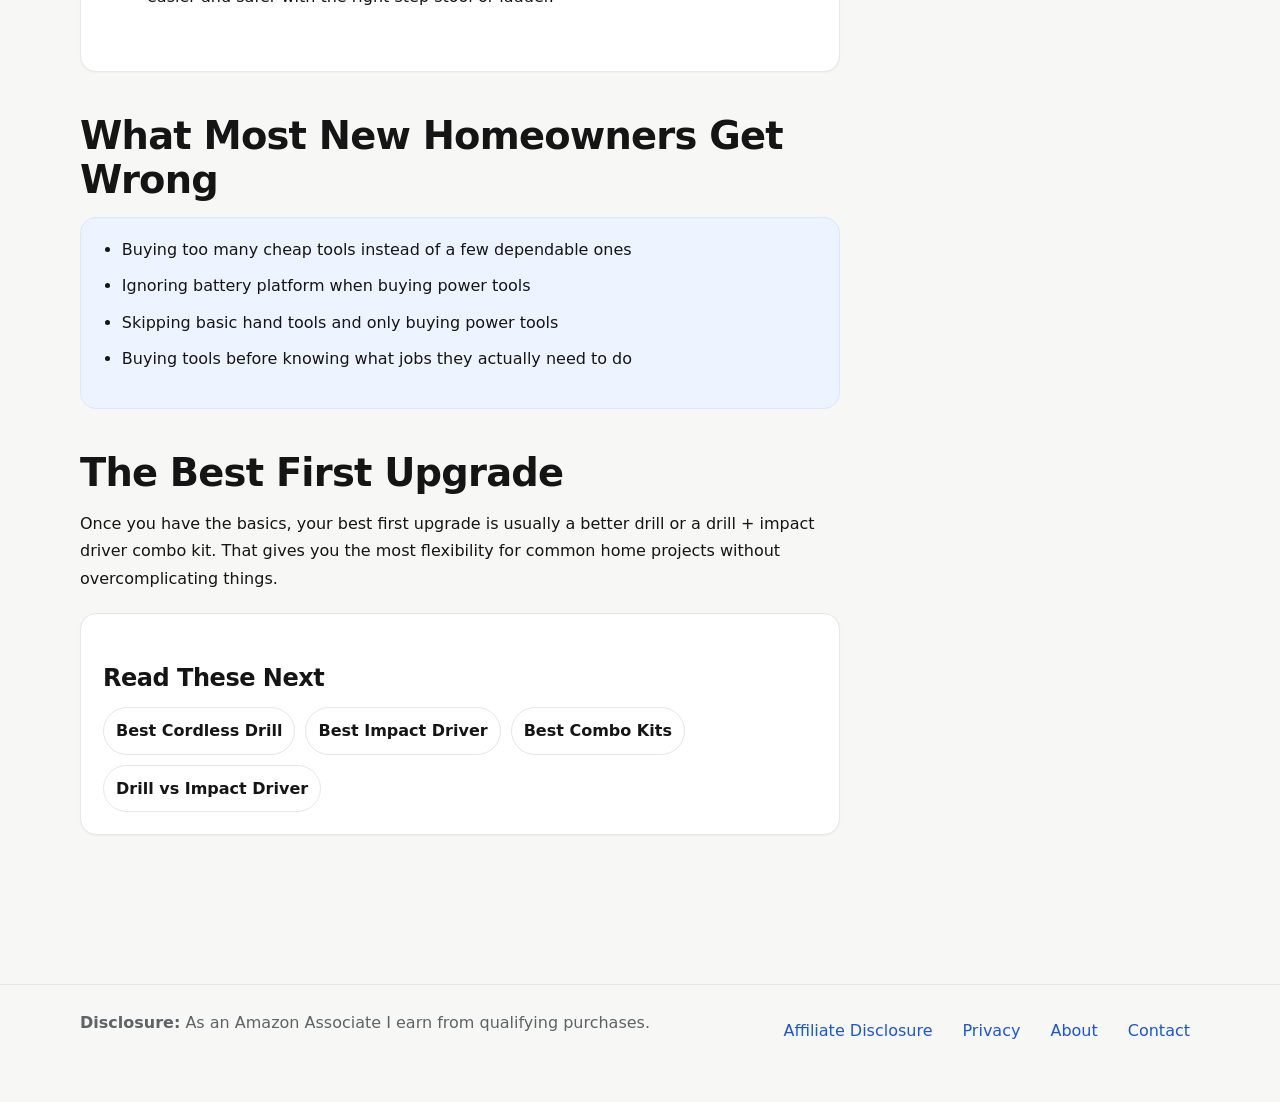
<file: essential-tools-new-homeowners.html>
<!doctype html>
<html lang="en">

<head>
<meta charset="utf-8">
<meta name="viewport" content="width=device-width,initial-scale=1">

<title>10 Essential Tools Every New Homeowner Should Own</title>
<meta name="description" content="A simple list of the essential tools every new homeowner should own, including drills, combo kits, and basic repair tools.">

<link rel="stylesheet" href="/styles.css">
</head>

<body>

<div class="progress-bar" data-progress-bar></div>

<header class="site-header">
  <div class="container site-header-inner">

    <div class="brand">
      <a href="/">Beginner Homeowner Tools</a>
      <span class="brand-subtitle">Simple tool guides for new homeowners</span>
    </div>

    <button class="nav-toggle" data-nav-toggle aria-expanded="false">
      Menu
    </button>

    <nav class="site-nav" data-site-nav>
      <a href="/">Home</a>
      <a href="/beginner-tools.html">Beginner Tools</a>
      <a href="/drills.html">Drills</a>
      <a href="/impact-drivers.html">Impact Drivers</a>
      <a href="/combo-kits.html">Combo Kits</a>
      <a href="/about.html">About</a>
    </nav>

  </div>
</header>

<main class="page-section">
  <div class="container">

    <section class="article-shell">
      <div class="content-wrap">

        <p class="kicker">Beginner Homeowner Guide</p>

        <div class="article-header">
          <p><a href="/beginner-tools.html">← Back to Beginner Tools</a></p>

          <h1>10 Essential Tools Every New Homeowner Should Own</h1>

          <p class="lead">
            If you just bought a home, you do not need a giant garage full of tools. You need a small group of reliable basics that can handle the most common repairs, installs, and weekend projects.
          </p>

          <div class="article-meta">
            <span class="badge">New homeowner basics</span>
            <span class="badge">Starter tool list</span>
            <span class="badge">Practical first purchases</span>
          </div>
        </div>

        <div class="box disclosure-box">
          <strong>Disclosure:</strong> As an Amazon Associate I earn from qualifying purchases.
        </div>

        <div class="quick-answer">
          <h2>Quick Answer</h2>
          <p>
            If you only buy a few tools first, start with a cordless drill or combo kit, tape measure, hammer, screwdriver set, pliers, adjustable wrench, utility knife, level, flashlight, and a basic step stool or ladder.
          </p>

          <div class="inline-links">
            <a href="/best-cordless-drill-home-use.html">Best Cordless Drill</a>
            <a href="/best-drill-impact-combo-kit-beginners.html">Best Combo Kit</a>
            <a href="/drill-vs-impact-driver.html">Drill vs Impact Driver</a>
          </div>
        </div>

        <h2>Why Most New Homeowners Overbuy</h2>
        <p>
          A lot of people make the same mistake: they buy too many cheap tools all at once, then end up replacing them later. A better approach is to start with a small set of reliable tools that solve the jobs most homeowners actually face in the first year.
        </p>

        <div class="article-card">
          <h2>The 10 Tools to Buy First</h2>

          <ul class="clean-list">
            <li>
              <span class="number-pill">1</span>
              <div>
                <h3>Cordless Drill or Combo Kit</h3>
                <p>
                  This is the most useful power tool purchase for most homeowners. You will use it for shelves, furniture, curtain rods, light fixtures, hardware, and small repairs.
                </p>
                <div class="inline-links">
                  <a href="/best-cordless-drill-home-use.html">Best Cordless Drill</a>
                  <a href="/best-drill-impact-combo-kit-beginners.html">Best Combo Kit</a>
                </div>
              </div>
            </li>

            <li>
              <span class="number-pill">2</span>
              <div>
                <h3>Tape Measure</h3>
                <p>
                  You will use this constantly for furniture sizing, wall spacing, TV mounts, shelves, blinds, and room planning. Buy a simple, reliable one and keep it easy to find.
                </p>
              </div>
            </li>

            <li>
              <span class="number-pill">3</span>
              <div>
                <h3>Hammer</h3>
                <p>
                  A hammer is still essential for picture hanging, small demolition, tapping parts into place, and a bunch of quick household fixes.
                </p>
              </div>
            </li>

            <li>
              <span class="number-pill">4</span>
              <div>
                <h3>Screwdriver Set</h3>
                <p>
                  Even if you own a drill, manual screwdrivers still matter for outlet covers, battery compartments, cabinet hardware, and any job where power tools feel too aggressive.
                </p>
              </div>
            </li>

            <li>
              <span class="number-pill">5</span>
              <div>
                <h3>Pliers</h3>
                <p>
                  Pliers help with gripping, bending, twisting, pulling nails, and handling small plumbing or electrical tasks around the house.
                </p>
              </div>
            </li>

            <li>
              <span class="number-pill">6</span>
              <div>
                <h3>Adjustable Wrench</h3>
                <p>
                  This is one of the most useful beginner hand tools for furniture assembly, tightening hardware, and minor plumbing connections.
                </p>
              </div>
            </li>

            <li>
              <span class="number-pill">7</span>
              <div>
                <h3>Utility Knife</h3>
                <p>
                  A utility knife is useful for opening boxes, trimming materials, scoring surfaces, and handling lots of messy little homeowner tasks.
                </p>
              </div>
            </li>

            <li>
              <span class="number-pill">8</span>
              <div>
                <h3>Level</h3>
                <p>
                  Shelves, mirrors, frames, and wall-mounted items all look amateur if they are crooked. A level solves that immediately.
                </p>
              </div>
            </li>

            <li>
              <span class="number-pill">9</span>
              <div>
                <h3>Flashlight or Work Light</h3>
                <p>
                  Sooner or later you will be under a sink, near a breaker panel, behind an appliance, or in a dark attic. Good light makes everything easier.
                </p>
              </div>
            </li>

            <li>
              <span class="number-pill">10</span>
              <div>
                <h3>Step Stool or Ladder</h3>
                <p>
                  Changing bulbs, painting trim, reaching storage, and hanging curtains all become easier and safer with the right step stool or ladder.
                </p>
              </div>
            </li>
          </ul>
        </div>

        <h2>What Most New Homeowners Get Wrong</h2>
        <div class="callout">
          <ul>
            <li>Buying too many cheap tools instead of a few dependable ones</li>
            <li>Ignoring battery platform when buying power tools</li>
            <li>Skipping basic hand tools and only buying power tools</li>
            <li>Buying tools before knowing what jobs they actually need to do</li>
          </ul>
        </div>

        <h2>The Best First Upgrade</h2>
        <p>
          Once you have the basics, your best first upgrade is usually a better drill or a drill + impact driver combo kit. That gives you the most flexibility for common home projects without overcomplicating things.
        </p>

        <div class="article-card">
          <h3>Read These Next</h3>
          <div class="inline-links">
            <a href="/best-cordless-drill-home-use.html">Best Cordless Drill</a>
            <a href="/best-impact-driver-diy-projects.html">Best Impact Driver</a>
            <a href="/best-drill-impact-combo-kit-beginners.html">Best Combo Kits</a>
            <a href="/drill-vs-impact-driver.html">Drill vs Impact Driver</a>
          </div>
        </div>

      </div>
    </section>

  </div>
</main>

<footer class="site-footer">
  <div class="container site-footer-grid">

    <div>
      <strong>Disclosure:</strong> As an Amazon Associate I earn from qualifying purchases.
    </div>

    <div class="footer-links">
      <a href="/affiliate-disclosure.html">Affiliate Disclosure</a>
      <a href="/privacy.html">Privacy</a>
      <a href="/about.html">About</a>
      <a href="/contact.html">Contact</a>
    </div>

  </div>
</footer>

<button class="back-to-top" data-back-to-top>
  ↑
</button>

<script src="/script.js"></script>

</body>
</html>
</file>
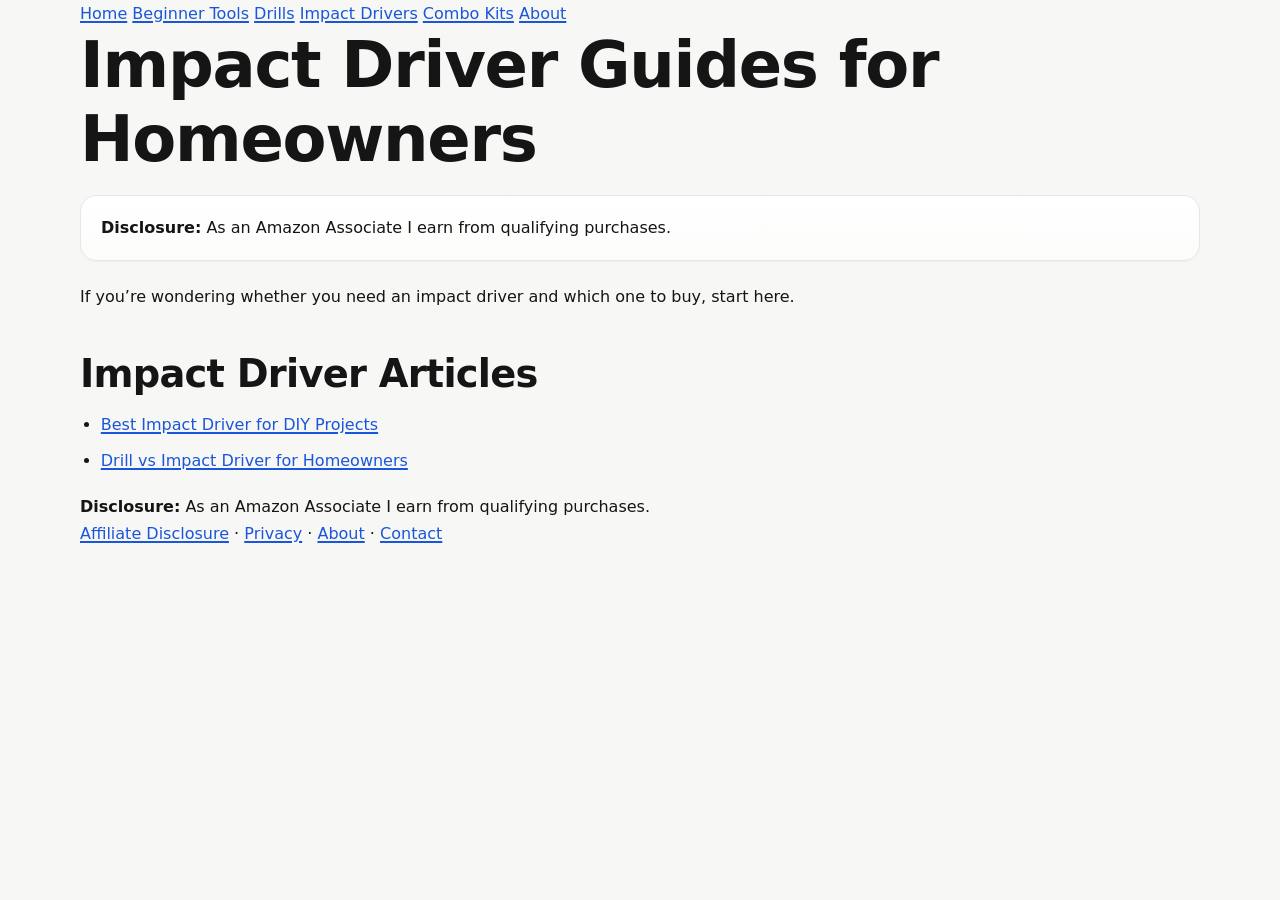
<file: impact-drivers.html>
<!doctype html>
<html lang="en">
<head>
  <meta charset="utf-8" />
  <meta name="viewport" content="width=device-width,initial-scale=1" />
  <title>Impact Driver Guides for Homeowners</title>
  <meta name="description" content="Simple impact driver guides for homeowners: what impact drivers do, when you need one, and the best beginner-friendly picks." />
  <link rel="stylesheet" href="/styles.css">
</head>
<body>
  <div class="container">
    <nav>
      <a href="/">Home</a>
      <a href="/beginner-tools.html">Beginner Tools</a>
      <a href="/drills.html">Drills</a>
      <a href="/impact-drivers.html">Impact Drivers</a>
      <a href="/combo-kits.html">Combo Kits</a>
      <a href="/about.html">About</a>
    </nav>

    <h1>Impact Driver Guides for Homeowners</h1>

    <div class="box"><strong>Disclosure:</strong> As an Amazon Associate I earn from qualifying purchases.</div>

    <p>If you’re wondering whether you need an impact driver and which one to buy, start here.</p>

    <h2>Impact Driver Articles</h2>
    <ul>
      <li><a href="/best-impact-driver-diy-projects.html">Best Impact Driver for DIY Projects</a></li>
      <li><a href="/drill-vs-impact-driver.html">Drill vs Impact Driver for Homeowners</a></li>
    </ul>

    <footer>
      <div><strong>Disclosure:</strong> As an Amazon Associate I earn from qualifying purchases.</div>
      <div>
        <a href="/affiliate-disclosure.html">Affiliate Disclosure</a> ·
        <a href="/privacy.html">Privacy</a> ·
        <a href="/about.html">About</a> ·
        <a href="/contact.html">Contact</a>
      </div>
    </footer>
  </div>
</body>
</html>
</file>
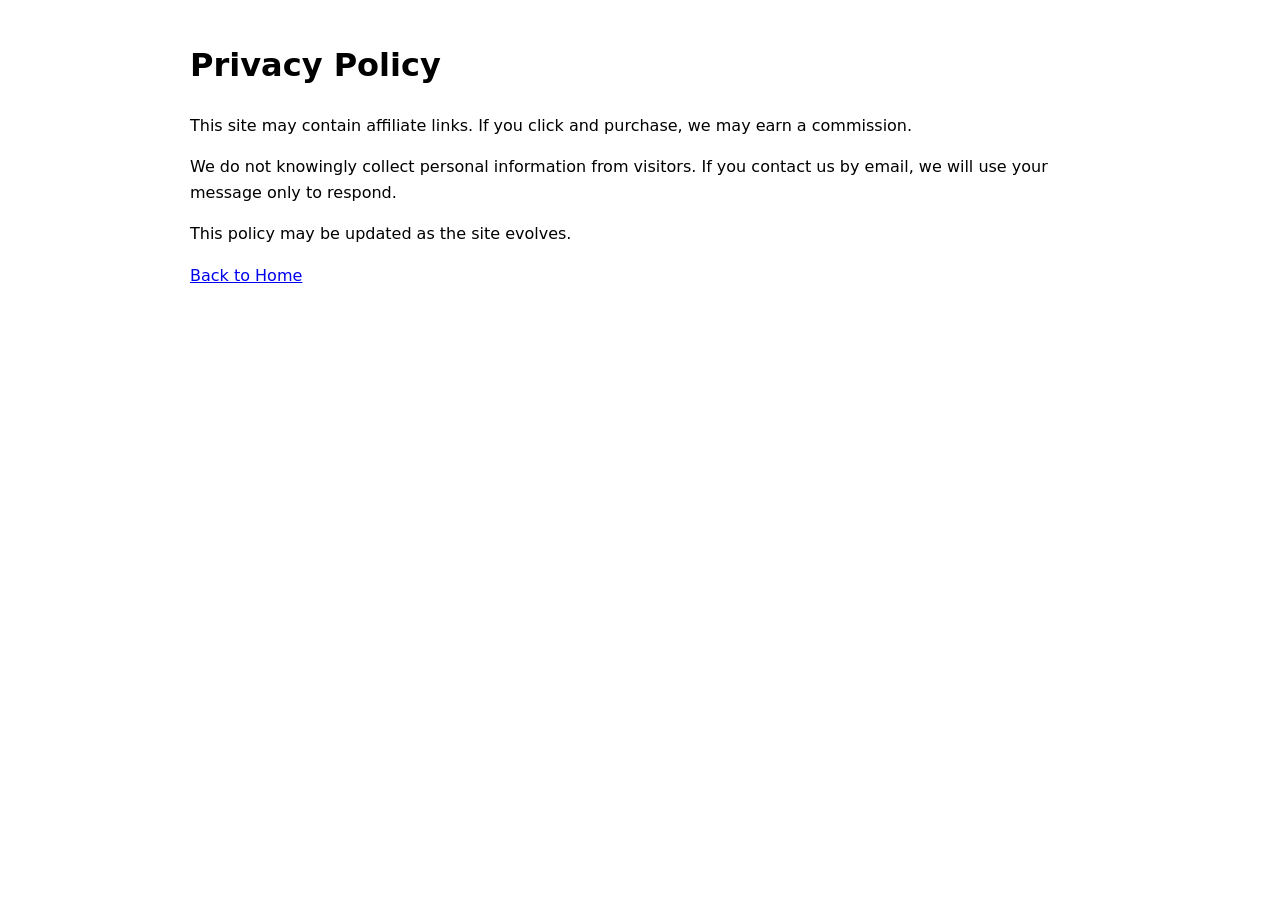
<file: privacy-policy.html>
<!doctype html>
<html lang="en">
<head><meta charset="utf-8" /><meta name="viewport" content="width=device-width,initial-scale=1" />
<title>Privacy Policy</title></head>
<body style="font-family:system-ui;max-width:900px;margin:40px auto;padding:0 16px;line-height:1.6">
  <h1>Privacy Policy</h1>
  <p>This site may contain affiliate links. If you click and purchase, we may earn a commission.</p>
  <p>We do not knowingly collect personal information from visitors. If you contact us by email, we will use your message only to respond.</p>
  <p>This policy may be updated as the site evolves.</p>
  <p><a href="/">Back to Home</a></p>
</body>
</html>
</file>
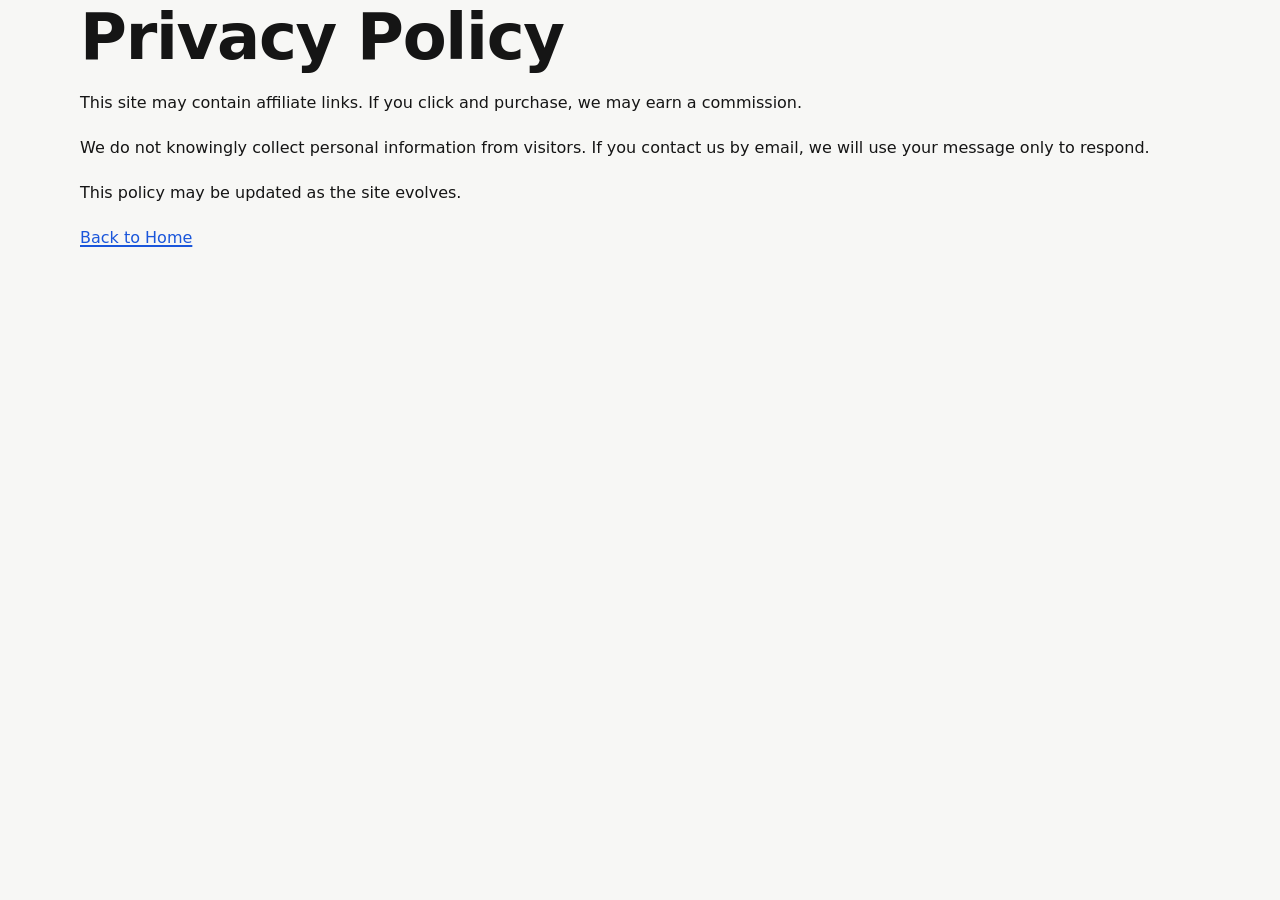
<file: privacy.html>
<!doctype html>
<html lang="en">
<head>
  <link rel="stylesheet" href="/styles.css">
  <meta charset="utf-8" /><meta name="viewport" content="width=device-width,initial-scale=1" />
<title>Privacy Policy</title></head>
<body>
  <div class="container">
  <h1>Privacy Policy</h1>
  <p>This site may contain affiliate links. If you click and purchase, we may earn a commission.</p>
  <p>We do not knowingly collect personal information from visitors. If you contact us by email, we will use your message only to respond.</p>
  <p>This policy may be updated as the site evolves.</p>
  <p><a href="/">Back to Home</a></p>
  </div>
</body>

</html>
</file>
<file: styles.css>
:root{
  --bg: #f7f7f5;
  --surface: #ffffff;
  --surface-soft: #fcfcfb;
  --text: #151515;
  --muted: #5f6368;
  --border: #e5e7eb;
  --border-strong: #d7dbe0;
  --link: #1a56db;
  --link-hover: #143fa3;
  --accent: #1f2937;
  --accent-2: #374151;
  --highlight: #eef4ff;
  --success: #eaf8ef;
  --shadow-sm: 0 1px 2px rgba(0,0,0,.04);
  --shadow-md: 0 10px 30px rgba(15,23,42,.06);
  --radius-sm: 10px;
  --radius-md: 16px;
  --radius-lg: 22px;
  --max: 1120px;
  --content: 760px;
  --pad: 20px;
  --header-height: 72px;
}

/* Reset */
*,
*::before,
*::after{
  box-sizing:border-box;
}

html{
  scroll-behavior:smooth;
}

body{
  margin:0;
  background:var(--bg);
  color:var(--text);
  font-family: Inter, ui-sans-serif, system-ui, -apple-system, BlinkMacSystemFont, "Segoe UI", Roboto, Arial, sans-serif;
  line-height:1.72;
  -webkit-font-smoothing:antialiased;
  text-rendering:optimizeLegibility;
}

img{
  max-width:100%;
  display:block;
}

a{
  color:var(--link);
  text-decoration:underline;
  text-decoration-thickness:1.5px;
  text-underline-offset:2px;
}

a:hover{
  color:var(--link-hover);
}

p,
ul,
ol{
  margin:0 0 1.1rem;
}

ul,
ol{
  padding-left:1.3rem;
}

li{
  margin-bottom:.55rem;
}

h1,
h2,
h3,
h4{
  margin:0 0 .9rem;
  line-height:1.16;
  letter-spacing:-0.02em;
}

h1{
  font-size:clamp(2.4rem, 5vw, 4.4rem);
  font-weight:800;
}

h2{
  font-size:clamp(1.6rem, 3vw, 2.4rem);
  font-weight:750;
  margin-top:2.6rem;
}

h3{
  font-size:clamp(1.2rem, 2vw, 1.5rem);
  font-weight:700;
  margin-top:1.8rem;
}

small{
  color:var(--muted);
}

code{
  background:#f1f3f5;
  padding:.14rem .38rem;
  border-radius:8px;
  font-size:.95em;
}

hr{
  border:none;
  border-top:1px solid var(--border);
  margin:2rem 0;
}

/* Layout */
.site-shell{
  min-height:100vh;
}

.container{
  width:min(100% - 32px, var(--max));
  margin:0 auto;
}

.content-wrap{
  width:min(100%, var(--content));
}

.page-section{
  padding:28px 0;
}

.stack-lg > * + *{
  margin-top:1.5rem;
}

.stack-xl > * + *{
  margin-top:2rem;
}

/* Progress bar */
.progress-bar{
  position:fixed;
  top:0;
  left:0;
  width:0%;
  height:4px;
  background:linear-gradient(90deg, #2563eb, #60a5fa);
  z-index:1000;
  transition:width .08s linear;
}

/* Header */
.site-header{
  position:sticky;
  top:0;
  z-index:100;
  background:rgba(247,247,245,.92);
  backdrop-filter:blur(10px);
  border-bottom:1px solid rgba(229,231,235,.8);
}

.site-header-inner{
  min-height:var(--header-height);
  display:flex;
  align-items:center;
  justify-content:space-between;
  gap:18px;
  padding:12px 0;
}

.brand{
  min-width:0;
}

.brand a{
  color:var(--text);
  text-decoration:none;
  font-weight:800;
  font-size:1.05rem;
  letter-spacing:-0.02em;
}

.brand-subtitle{
  display:block;
  color:var(--muted);
  font-size:.86rem;
  margin-top:2px;
}

.site-nav{
  display:flex;
  flex-wrap:wrap;
  gap:10px;
  align-items:center;
}

.site-nav a{
  text-decoration:none;
  color:var(--text);
  background:var(--surface-soft);
  border:1px solid var(--border);
  border-radius:999px;
  padding:10px 14px;
  font-size:.96rem;
  font-weight:600;
  transition:all .18s ease;
  box-shadow:var(--shadow-sm);
}

.site-nav a:hover,
.site-nav a:focus{
  color:var(--text);
  background:#fff;
  border-color:var(--border-strong);
  transform:translateY(-1px);
  text-decoration:none;
}

.nav-toggle{
  display:none;
  appearance:none;
  border:1px solid var(--border);
  background:#fff;
  color:var(--text);
  border-radius:12px;
  padding:10px 12px;
  font-size:1rem;
  font-weight:700;
  line-height:1;
  box-shadow:var(--shadow-sm);
}

/* Hero */
.hero{
  padding:42px 0 20px;
}

.hero-grid{
  display:grid;
  grid-template-columns:minmax(0, 1.2fr) minmax(280px, .8fr);
  gap:24px;
  align-items:stretch;
}

.hero-main,
.hero-side{
  background:linear-gradient(180deg, rgba(255,255,255,.96), rgba(252,252,251,.96));
  border:1px solid var(--border);
  border-radius:var(--radius-lg);
  box-shadow:var(--shadow-md);
}

.hero-main{
  padding:30px;
}

.eyebrow{
  display:inline-flex;
  align-items:center;
  gap:8px;
  font-size:.82rem;
  font-weight:800;
  text-transform:uppercase;
  letter-spacing:.08em;
  color:var(--accent-2);
  background:var(--highlight);
  border:1px solid #dbe7ff;
  padding:8px 12px;
  border-radius:999px;
  margin-bottom:16px;
}

.hero-subtext{
  font-size:1.1rem;
  color:var(--accent-2);
  max-width:60ch;
}

.hero-actions{
  display:flex;
  flex-wrap:wrap;
  gap:12px;
  margin-top:22px;
}

.button,
.button-secondary{
  display:inline-flex;
  align-items:center;
  justify-content:center;
  gap:8px;
  padding:12px 16px;
  border-radius:14px;
  font-weight:700;
  text-decoration:none;
  border:1px solid transparent;
  transition:all .18s ease;
}

.button{
  background:var(--text);
  color:#fff;
  box-shadow:var(--shadow-sm);
}

.button:hover{
  color:#fff;
  background:#000;
  text-decoration:none;
  transform:translateY(-1px);
}

.button-secondary{
  background:#fff;
  color:var(--text);
  border-color:var(--border);
}

.button-secondary:hover{
  color:var(--text);
  background:var(--surface-soft);
  text-decoration:none;
  transform:translateY(-1px);
}

.hero-side{
  padding:22px;
  display:flex;
  flex-direction:column;
  justify-content:space-between;
  gap:18px;
}

.hero-side h2{
  margin-top:0;
  font-size:1.25rem;
}

.mini-list{
  list-style:none;
  padding:0;
  margin:0;
}

.mini-list li{
  margin:0;
  padding:12px 0;
  border-top:1px solid var(--border);
}

.mini-list li:first-child{
  border-top:none;
  padding-top:0;
}

.mini-list a{
  text-decoration:none;
  color:var(--text);
  font-weight:600;
}

.mini-list a:hover{
  color:var(--link);
  text-decoration:underline;
}

/* Cards and grid */
.card-grid{
  display:grid;
  grid-template-columns:repeat(2, minmax(0, 1fr));
  gap:18px;
}

.card{
  background:var(--surface);
  border:1px solid var(--border);
  border-radius:var(--radius-md);
  box-shadow:var(--shadow-sm);
  padding:22px;
}

.card h3{
  margin-top:0;
}

.card p{
  color:var(--muted);
}

.card-link{
  display:inline-flex;
  align-items:center;
  gap:8px;
  font-weight:700;
  text-decoration:none;
}

.card-link:hover{
  text-decoration:underline;
}

.section-header{
  display:flex;
  align-items:end;
  justify-content:space-between;
  gap:18px;
  margin-bottom:18px;
}

.section-header p{
  color:var(--muted);
  max-width:60ch;
}

/* Content blocks */
.box{
  border:1px solid var(--border);
  background:linear-gradient(180deg, #ffffff, #fcfcfb);
  padding:18px 20px;
  border-radius:var(--radius-md);
  box-shadow:var(--shadow-sm);
  margin:1.2rem 0 1.4rem;
}

.disclosure-box{
  border-left:4px solid #cbd5e1;
}

.callout{
  background:var(--highlight);
  border:1px solid #dbe7ff;
  border-radius:var(--radius-md);
  padding:18px 20px;
}

.muted{
  color:var(--muted);
}

.lead{
  font-size:1.12rem;
  color:var(--accent-2);
}

.kicker{
  color:var(--muted);
  font-size:.95rem;
  font-weight:700;
  text-transform:uppercase;
  letter-spacing:.08em;
  margin-bottom:10px;
}

.article-shell{
  display:grid;
  grid-template-columns:minmax(0, var(--content));
  justify-content:start;
  padding:32px 0 56px;
}

.article-header{
  margin-bottom:14px;
}

.article-meta{
  display:flex;
  flex-wrap:wrap;
  gap:10px;
  margin:10px 0 18px;
}

.badge{
  display:inline-flex;
  align-items:center;
  gap:6px;
  background:#fff;
  border:1px solid var(--border);
  border-radius:999px;
  padding:8px 12px;
  font-size:.9rem;
  color:var(--muted);
}

.quick-answer{
  background:linear-gradient(180deg, #ffffff, #f8fbff);
  border:1px solid #d7e6ff;
  border-radius:var(--radius-md);
  padding:20px;
  box-shadow:var(--shadow-sm);
}

.quick-answer h2{
  margin-top:0;
}

.article-card{
  background:#fff;
  border:1px solid var(--border);
  border-radius:var(--radius-md);
  padding:22px;
  box-shadow:var(--shadow-sm);
  margin:1.3rem 0;
}

.inline-links{
  display:flex;
  flex-wrap:wrap;
  gap:10px;
  margin-top:14px;
}

.inline-links a{
  text-decoration:none;
  padding:9px 12px;
  border-radius:999px;
  background:#fff;
  border:1px solid var(--border);
  color:var(--text);
  font-weight:600;
}

.inline-links a:hover{
  text-decoration:none;
  color:var(--text);
  background:var(--surface-soft);
}

.button-link{
  display:inline-flex;
  align-items:center;
  justify-content:center;
  text-decoration:none;
  font-weight:700;
  background:#111827;
  color:#fff;
  padding:11px 15px;
  border-radius:12px;
  margin:.25rem 0;
  box-shadow:var(--shadow-sm);
}

.button-link:hover{
  color:#fff;
  background:#000;
  text-decoration:none;
}

/* Lists */
.clean-list{
  list-style:none;
  padding:0;
  margin:0;
}

.clean-list li{
  display:flex;
  align-items:flex-start;
  gap:12px;
  padding:12px 0;
  border-top:1px solid var(--border);
}

.clean-list li:first-child{
  border-top:none;
  padding-top:0;
}

.number-pill{
  flex:0 0 auto;
  width:32px;
  height:32px;
  border-radius:999px;
  background:var(--text);
  color:#fff;
  display:inline-flex;
  align-items:center;
  justify-content:center;
  font-size:.88rem;
  font-weight:800;
  line-height:1;
}

/* Footer */
.site-footer{
  margin-top:44px;
  padding:24px 0 50px;
  border-top:1px solid var(--border);
  color:var(--muted);
}

.site-footer-grid{
  display:flex;
  flex-wrap:wrap;
  align-items:flex-start;
  justify-content:space-between;
  gap:18px;
}

.site-footer a{
  color:var(--link);
}

.footer-links{
  display:flex;
  flex-wrap:wrap;
  gap:10px;
}

.footer-links a{
  text-decoration:none;
  padding:8px 10px;
  border-radius:10px;
  background:transparent;
}

.footer-links a:hover{
  text-decoration:underline;
}

/* Back to top */
.back-to-top{
  position:fixed;
  right:18px;
  bottom:18px;
  z-index:99;
  appearance:none;
  border:none;
  background:#111827;
  color:#fff;
  padding:12px 14px;
  border-radius:999px;
  box-shadow:0 12px 28px rgba(0,0,0,.18);
  font-weight:800;
  cursor:pointer;
  opacity:0;
  visibility:hidden;
  transform:translateY(8px);
  transition:all .18s ease;
}

.back-to-top.visible{
  opacity:1;
  visibility:visible;
  transform:translateY(0);
}

/* Utility */
.hidden-mobile{
  display:block;
}

.only-mobile{
  display:none;
}

/* Responsive */
@media (max-width: 920px){
  .hero-grid{
    grid-template-columns:1fr;
  }

  .card-grid{
    grid-template-columns:1fr;
  }
}

@media (max-width: 760px){
  :root{
    --pad: 16px;
    --header-height: 64px;
  }

  body{
    line-height:1.68;
  }

  .site-header-inner{
    align-items:center;
  }

  .nav-toggle{
    display:inline-flex;
    align-items:center;
    justify-content:center;
  }

  .site-nav{
    display:none;
    width:100%;
    padding-top:12px;
  }

  .site-nav.open{
    display:flex;
  }

  .site-header-inner{
    flex-wrap:wrap;
  }

  .site-nav a{
    width:100%;
    justify-content:center;
    text-align:center;
  }

  .hero-main,
  .hero-side,
  .card,
  .article-card,
  .box,
  .quick-answer{
    padding:18px;
  }

  .section-header{
    flex-direction:column;
    align-items:flex-start;
  }

  .hidden-mobile{
    display:none;
  }

  .only-mobile{
    display:block;
  }
}

@media (prefers-reduced-motion: reduce){
  html{
    scroll-behavior:auto;
  }

  *,
  *::before,
  *::after{
    animation:none !important;
    transition:none !important;
  }
}
</file>
